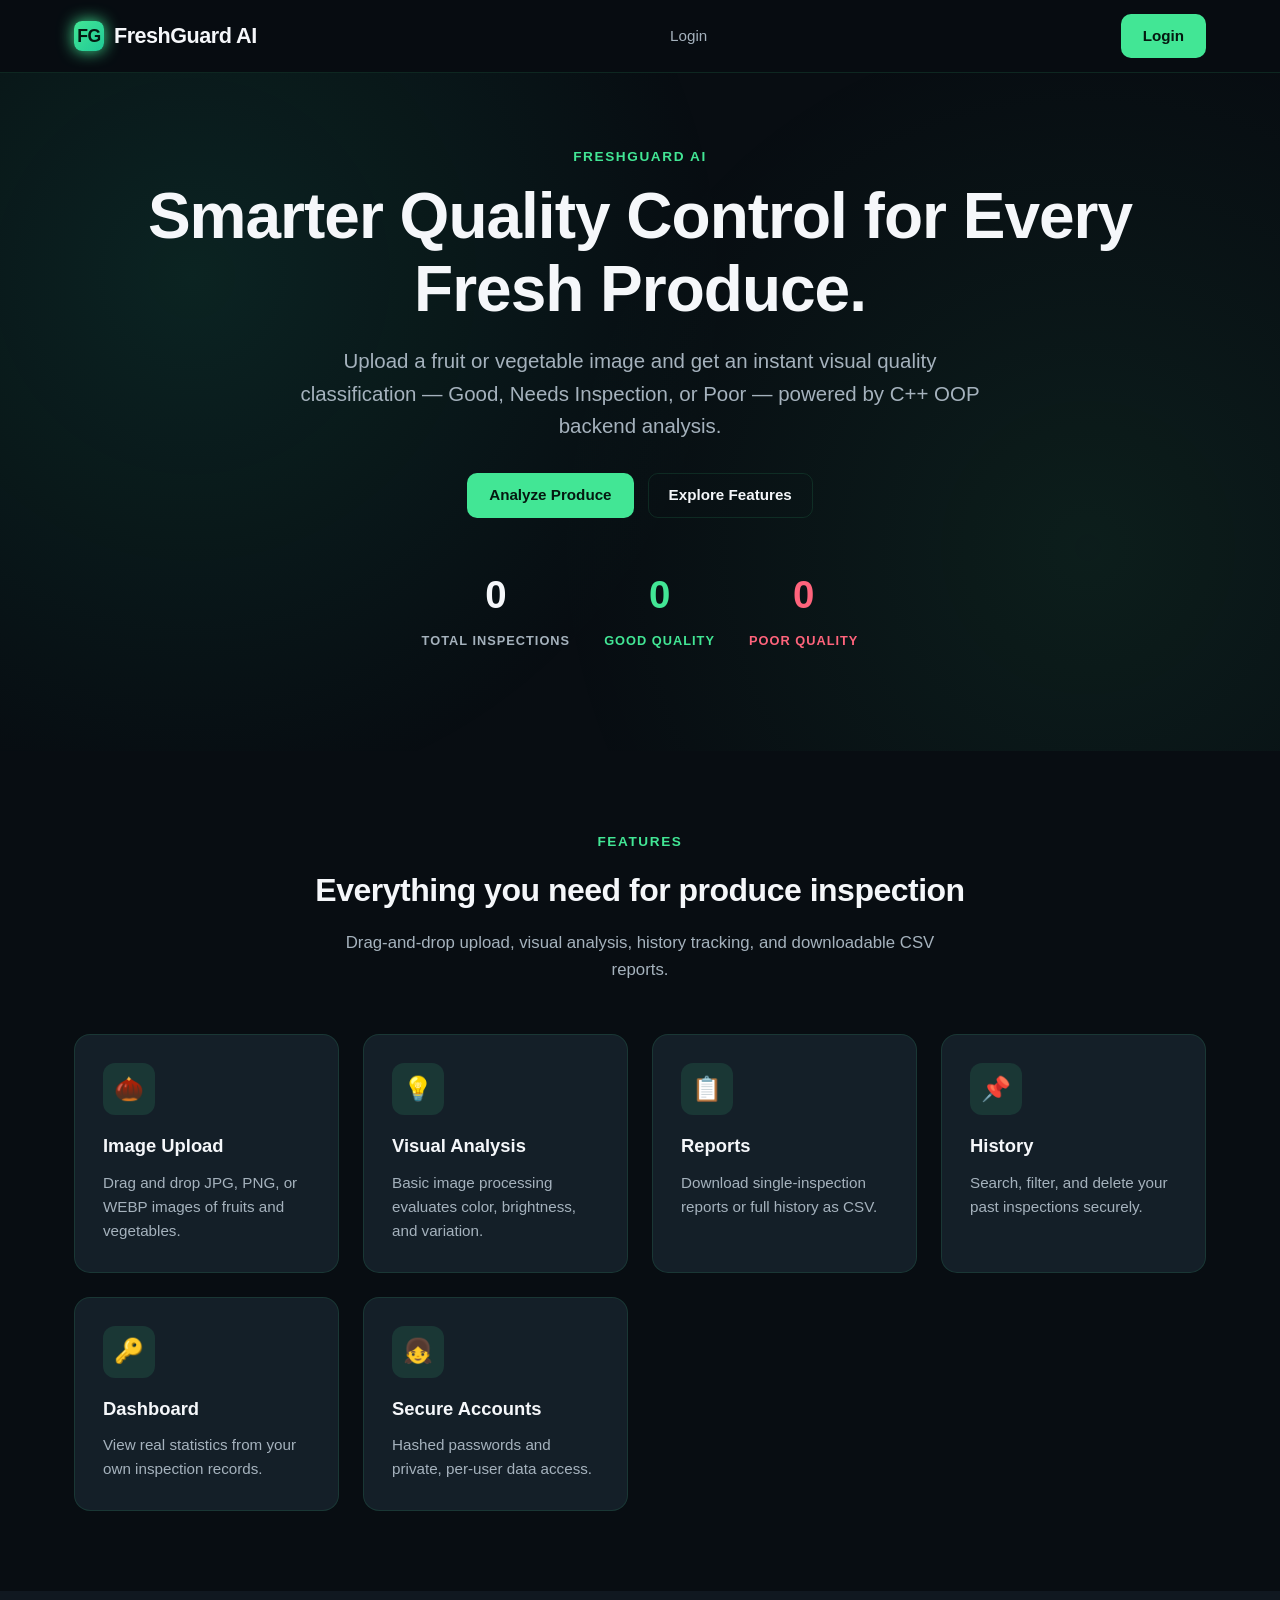
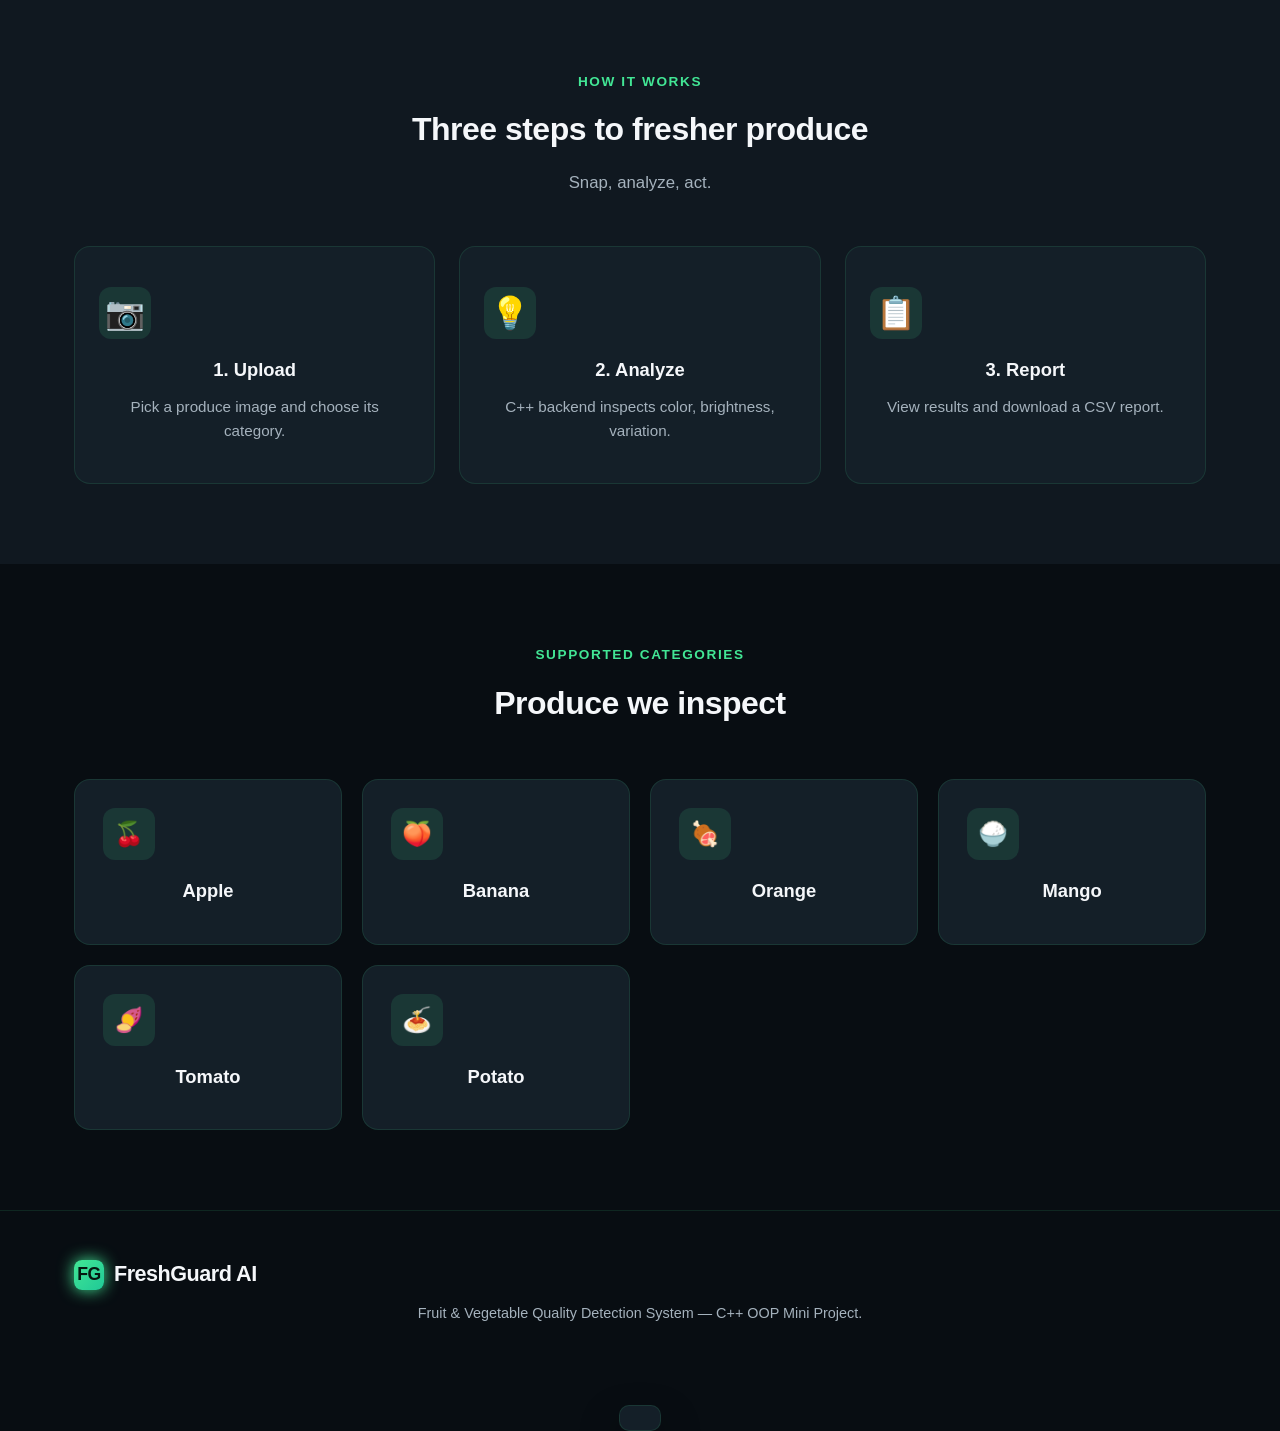
<file: FreshGuard-AI/frontend/index.html>
<!doctype html>
<html lang="en">
<head>
<meta charset="UTF-8" />
<meta name="viewport" content="width=device-width, initial-scale=1.0" />
<title>FreshGuard AI - Produce Quality Inspection</title>
<link rel="preconnect" href="https://fonts.googleapis.com" />
<link href="https://fonts.googleapis.com/css2?family=Inter:wght@400;500;600;700;800&display=swap" rel="stylesheet" />
<link rel="stylesheet" href="style.css" />
<link rel="stylesheet" href="animations.css" />
<script src="main.js" defer></script>
</head>
<body class="page page-transition">
<div id="toast" class="toast"></div>

<header class="site-header">
  <div class="container navbar">
    <a class="brand" href="index.html"><div class="mark">FG</div><span>FreshGuard AI</span></a>
    <nav class="nav-links">
      <a href="index.html" class="guest-only auth-only">Home</a>
      <a href="#features" class="guest-only auth-only">Features</a>
      <a href="#how-it-works" class="guest-only auth-only">How It Works</a>
      <a href="about.html" class="guest-only auth-only">About</a>
      <a href="dashboard.html" class="auth-only">Dashboard</a>
      <a href="history.html" class="auth-only">History</a>
      <a href="login.html" class="guest-only">Login</a>
    </nav>
    <div class="nav-actions">
      <a href="dashboard.html" class="btn btn-ghost auth-only">Dashboard</a>
      <a href="upload.html" class="btn btn-primary auth-only">Analyze Produce</a>
      <a href="login.html" class="btn btn-primary guest-only">Login</a>
      <button id="logout-btn" class="btn btn-primary auth-only" style="display:none">Logout</button>
      <button class="menu-toggle" aria-label="Toggle menu">&#9776;</button>
    </div>
  </div>
</header>

<section class="hero">
  <div class="hero-bg"></div>
  <div class="container">
    <span class="eyebrow" style="display:inline-block;margin-bottom:12px;color:var(--primary);font-weight:800;letter-spacing:1.6px;text-transform:uppercase;font-size:0.85rem">FreshGuard AI</span>
    <h1 class="fade-in">Smarter Quality Control for Every Fresh Produce.</h1>
    <p class="lead fade-in delay-1">Upload a fruit or vegetable image and get an instant visual quality classification &#8212; Good, Needs Inspection, or Poor &#8212; powered by C++ OOP backend analysis.</p>
    <div class="hero-actions fade-in delay-2">
      <a href="upload.html" class="btn btn-primary">Analyze Produce</a>
      <a href="#features" class="btn btn-ghost">Explore Features</a>
    </div>
    <div class="stats-row" style="margin-top:46px;display:flex;justify-content:center;gap:34px;flex-wrap:wrap">
      <div class="stat-card fade-in">
        <div class="big counter" id="stat-total">0</div>
        <div class="tag">Total Inspections</div>
      </div>
      <div class="stat-card fade-in delay-1">
        <div class="big counter" style="color:var(--primary)" id="stat-good">0</div>
        <div class="tag good">Good Quality</div>
      </div>
      <div class="stat-card fade-in delay-2">
        <div class="big counter" style="color:var(--error)" id="stat-poor">0</div>
        <div class="tag poor">Poor Quality</div>
      </div>
    </div>
  </div>
</section>

<section id="features" class="section">
  <div class="container">
    <div class="section-header">
      <span class="eyebrow">Features</span>
      <h2>Everything you need for produce inspection</h2>
      <p>Drag-and-drop upload, visual analysis, history tracking, and downloadable CSV reports.</p>
    </div>
    <div class="grid-3">
      <div class="card lift">
        <div class="card-icon">&#127792;</div>
        <h3>Image Upload</h3>
        <p>Drag and drop JPG, PNG, or WEBP images of fruits and vegetables.</p>
      </div>
      <div class="card lift">
        <div class="card-icon">&#128161;</div>
        <h3>Visual Analysis</h3>
        <p>Basic image processing evaluates color, brightness, and variation.</p>
      </div>
      <div class="card lift">
        <div class="card-icon">&#128203;</div>
        <h3>Reports</h3>
        <p>Download single-inspection reports or full history as CSV.</p>
      </div>
      <div class="card lift">
        <div class="card-icon">&#128204;</div>
        <h3>History</h3>
        <p>Search, filter, and delete your past inspections securely.</p>
      </div>
      <div class="card lift">
        <div class="card-icon">&#128273;</div>
        <h3>Dashboard</h3>
        <p>View real statistics from your own inspection records.</p>
      </div>
      <div class="card lift">
        <div class="card-icon">&#128103;</div>
        <h3>Secure Accounts</h3>
        <p>Hashed passwords and private, per-user data access.</p>
      </div>
    </div>
  </div>
</section>

<section id="how-it-works" class="section" style="background:var(--bg-secondary)">
  <div class="container">
    <div class="section-header">
      <span class="eyebrow">How It Works</span>
      <h2>Three steps to fresher produce</h2>
      <p>Snap, analyze, act.</p>
    </div>
    <div class="grid-3" style="text-align:center">
      <div class="card lift" style="padding:40px 24px">
        <div class="card-icon" style="font-size:2rem">&#128247;</div>
        <h3 style="margin-bottom:10px">1. Upload</h3>
        <p style="color:var(--text-muted);font-size:0.95rem">Pick a produce image and choose its category.</p>
      </div>
      <div class="card lift" style="padding:40px 24px">
        <div class="card-icon" style="font-size:2rem">&#128161;</div>
        <h3 style="margin-bottom:10px">2. Analyze</h3>
        <p style="color:var(--text-muted);font-size:0.95rem">C++ backend inspects color, brightness, variation.</p>
      </div>
      <div class="card lift" style="padding:40px 24px">
        <div class="card-icon" style="font-size:2rem">&#128203;</div>
        <h3 style="margin-bottom:10px">3. Report</h3>
        <p style="color:var(--text-muted);font-size:0.95rem">View results and download a CSV report.</p>
      </div>
    </div>
  </div>
</section>

<section class="section">
  <div class="container">
    <div class="section-header">
      <span class="eyebrow">Supported Categories</span>
      <h2>Produce we inspect</h2>
    </div>
    <div class="grid-4">
      <div class="card lift" style="text-align:center"><div class="card-icon">&#127826;</div><h3>Apple</h3></div>
      <div class="card lift" style="text-align:center"><div class="card-icon">&#127825;</div><h3>Banana</h3></div>
      <div class="card lift" style="text-align:center"><div class="card-icon">&#127830;</div><h3>Orange</h3></div>
      <div class="card lift" style="text-align:center"><div class="card-icon">&#127834;</div><h3>Mango</h3></div>
      <div class="card lift" style="text-align:center"><div class="card-icon">&#127840;</div><h3>Tomato</h3></div>
      <div class="card lift" style="text-align:center"><div class="card-icon">&#127837;</div><h3>Potato</h3></div>
    </div>
  </div>
</section>

<footer>
  <div class="container">
    <div class="brand" style="margin-bottom:10px"><div class="mark">FG</div><span>FreshGuard AI</span></div>
    <p>Fruit &amp; Vegetable Quality Detection System &#8212; C++ OOP Mini Project.</p>
  </div>
</footer>
</body>
</html>
</file>
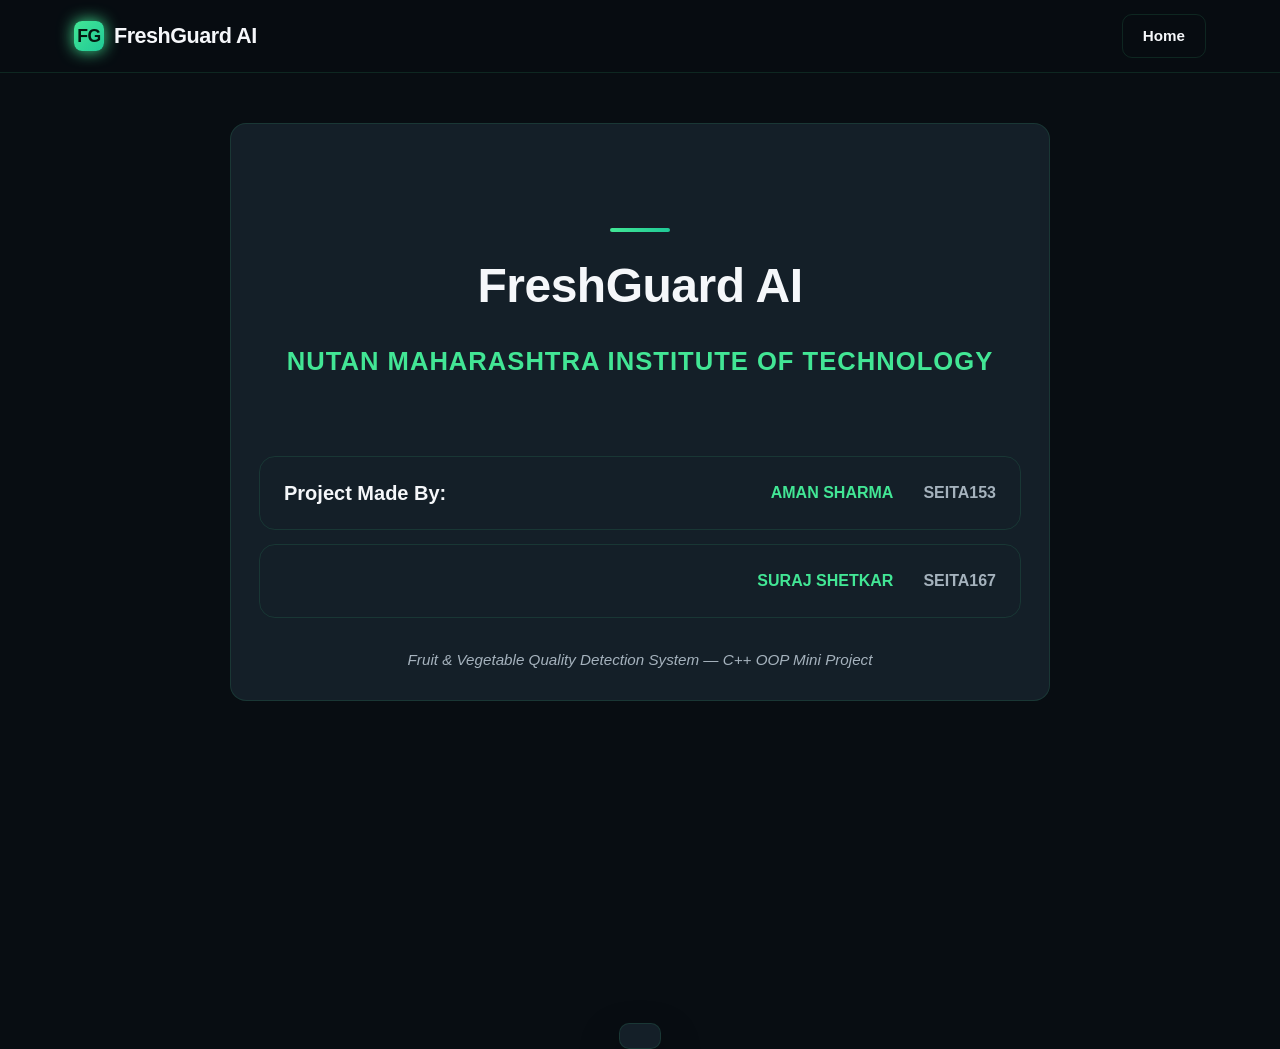
<file: FreshGuard-AI/frontend/about.html>
<!doctype html>
<html lang="en">
<head>
<meta charset="UTF-8" />
<meta name="viewport" content="width=device-width, initial-scale=1.0" />
<title>About - FreshGuard AI</title>
<link rel="preconnect" href="https://fonts.googleapis.com" />
<link href="https://fonts.googleapis.com/css2?family=Inter:wght@400;500;600;700;800&display=swap" rel="stylesheet" />
<link rel="stylesheet" href="style.css" />
<link rel="stylesheet" href="animations.css" />
<script src="main.js" defer></script>
<style>
.about-hero { text-align:center; padding:60px 0 40px; }
.about-hero h1 { font-size:clamp(2rem,4vw,3rem); margin-bottom:16px; font-weight:800; letter-spacing:-0.5px; }
.about-college { font-size:1.6rem; font-weight:800; color:var(--primary); margin-bottom:8px; letter-spacing:1px; }
.about-divider { width:60px; height:4px; background:linear-gradient(90deg,var(--primary),var(--accent)); margin:16px auto; border-radius:2px; }
.about-authors { margin-top:26px; }
.author-card { display:flex; align-items:center; gap:20px; background:var(--card-secondary); border:1px solid var(--border); border-radius:var(--radius); padding:20px 24px; margin-bottom:14px; }
.author-name { font-size:1.25rem; font-weight:800; color:var(--text); flex:1; }
.author-roll { font-size:1rem; color:var(--text-muted); margin-left:10px; font-weight:600; }
.note-text { text-align:center; color:var(--text-muted); font-size:0.95rem; margin-top:30px; font-style:italic; }
</style>
</head>
<body class="page page-transition">
<div id="toast" class="toast"></div>

<header class="site-header">
    <div class="container navbar">
    <a class="brand" href="index.html"><div class="mark">FG</div><span>FreshGuard AI</span></a>
    <div class="nav-actions">
      <a href="index.html" class="btn btn-ghost">Home</a>
    </div>
  </div>
</header>

<section class="page" style="padding:50px 0 90px">
  <div class="container">
    <div class="card fade-in" style="max-width:820px;margin:0 auto">
      <div class="about-hero">
        <div class="about-divider"></div>
        <h1>FreshGuard AI</h1>
        <div class="about-college">NUTAN MAHARASHTRA INSTITUTE OF TECHNOLOGY</div>
      </div>

      <div class="about-authors fade-in delay-1">
        <div class="author-card">
          <span class="author-name">Project Made By:</span>
          <strong style="color:var(--primary)">AMAN SHARMA</strong>
          <span class="author-roll">SEITA153</span>
        </div>
        <div class="author-card">
          <span class="author-name">&nbsp;</span>
          <strong style="color:var(--primary)">SURAJ SHETKAR</strong>
          <span class="author-roll">SEITA167</span>
        </div>
      </div>

      <p class="note-text fade-in delay-2">Fruit &amp; Vegetable Quality Detection System &#8212; C++ OOP Mini Project</p>
    </div>
  </div>
</section>

</body>
</html>
</file>
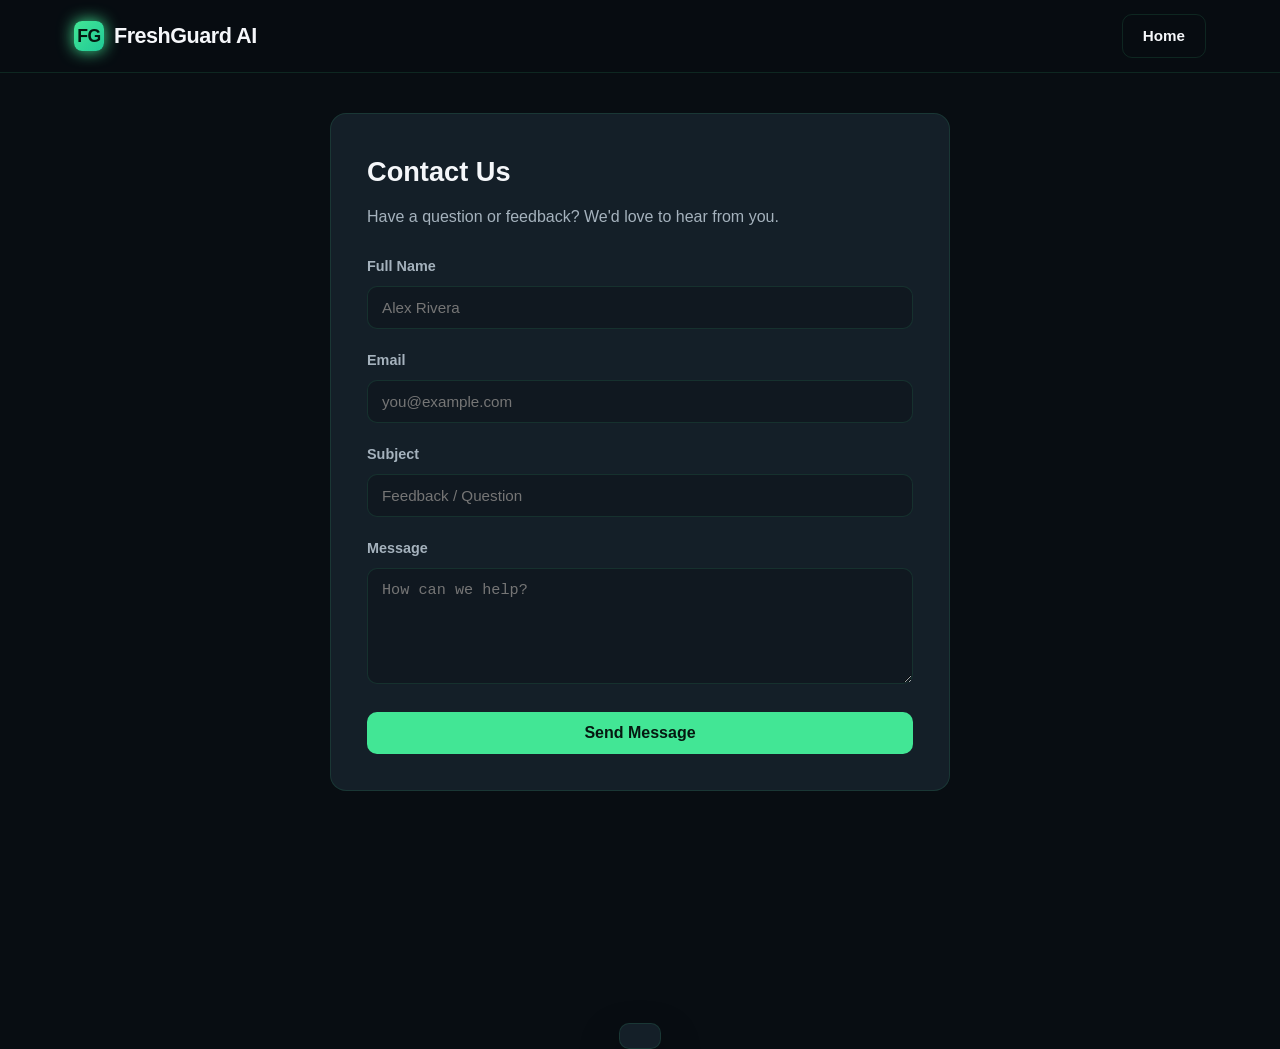
<file: FreshGuard-AI/frontend/contact.html>
<!doctype html>
<html lang="en">
<head>
<meta charset="UTF-8" />
<meta name="viewport" content="width=device-width, initial-scale=1.0" />
<title>Contact - FreshGuard AI</title>
<link rel="preconnect" href="https://fonts.googleapis.com" />
<link href="https://fonts.googleapis.com/css2?family=Inter:wght@400;500;600;700;800&display=swap" rel="stylesheet" />
<link rel="stylesheet" href="style.css" />
<link rel="stylesheet" href="animations.css" />
<script src="main.js" defer></script>
</head>
<body class="page page-transition">
<div id="toast" class="toast"></div>

<header class="site-header">
  <div class="container navbar">
    <a class="brand" href="index.html"><div class="mark">FG</div><span>FreshGuard AI</span></a>
    <div class="nav-actions">
      <a href="index.html" class="btn btn-ghost">Home</a>
    </div>
  </div>
</header>

<section class="page" style="padding:40px 0 90px">
  <div class="container">
    <div class="form-card" style="max-width:620px;margin:0 auto">
      <h1 style="font-size:1.7rem;margin-bottom:10px">Contact Us</h1>
      <p style="color:var(--text-muted);margin-bottom:26px">Have a question or feedback? We'd love to hear from you.</p>
      <form id="contactForm" novalidate>
        <div id="contact-error" class="field-error" style="display:none"></div>
        <div id="contact-success" style="color:var(--primary);font-weight:600;margin-bottom:14px;display:none"></div>
        <div class="form-group">
          <label>Full Name</label>
          <input type="text" name="name" placeholder="Alex Rivera" required />
        </div>
        <div class="form-group">
          <label>Email</label>
          <input type="email" name="email" placeholder="you@example.com" required />
        </div>
        <div class="form-group">
          <label>Subject</label>
          <input type="text" name="subject" placeholder="Feedback / Question" required />
        </div>
        <div class="form-group">
          <label>Message</label>
          <textarea name="message" rows="5" placeholder="How can we help?" required></textarea>
        </div>
        <button type="submit" class="btn btn-primary btn-full">Send Message</button>
      </form>
    </div>
  </div>
</section>

<script>
document.getElementById("contactForm").addEventListener("submit", async (e)=>{
  e.preventDefault();
  const fd = new FormData(e.target);
  const err = document.getElementById("contact-error");
  const success = document.getElementById("contact-success");
  err.style.display="none"; success.style.display="none";
  const res = await api("/api/contact", {
    method:"POST",
    headers:{"Content-Type":"application/json"},
    body: JSON.stringify({name:fd.get("name"), email:fd.get("email"), subject:fd.get("subject"), message:fd.get("message")})
  });
  if(res.ok){ success.textContent = "Message sent successfully!"; success.style.display="block"; e.target.reset(); }
  else { err.textContent = res.data.error||"Failed to send"; err.style.display="block"; }
});
</script>
</body>
</html>
</file>
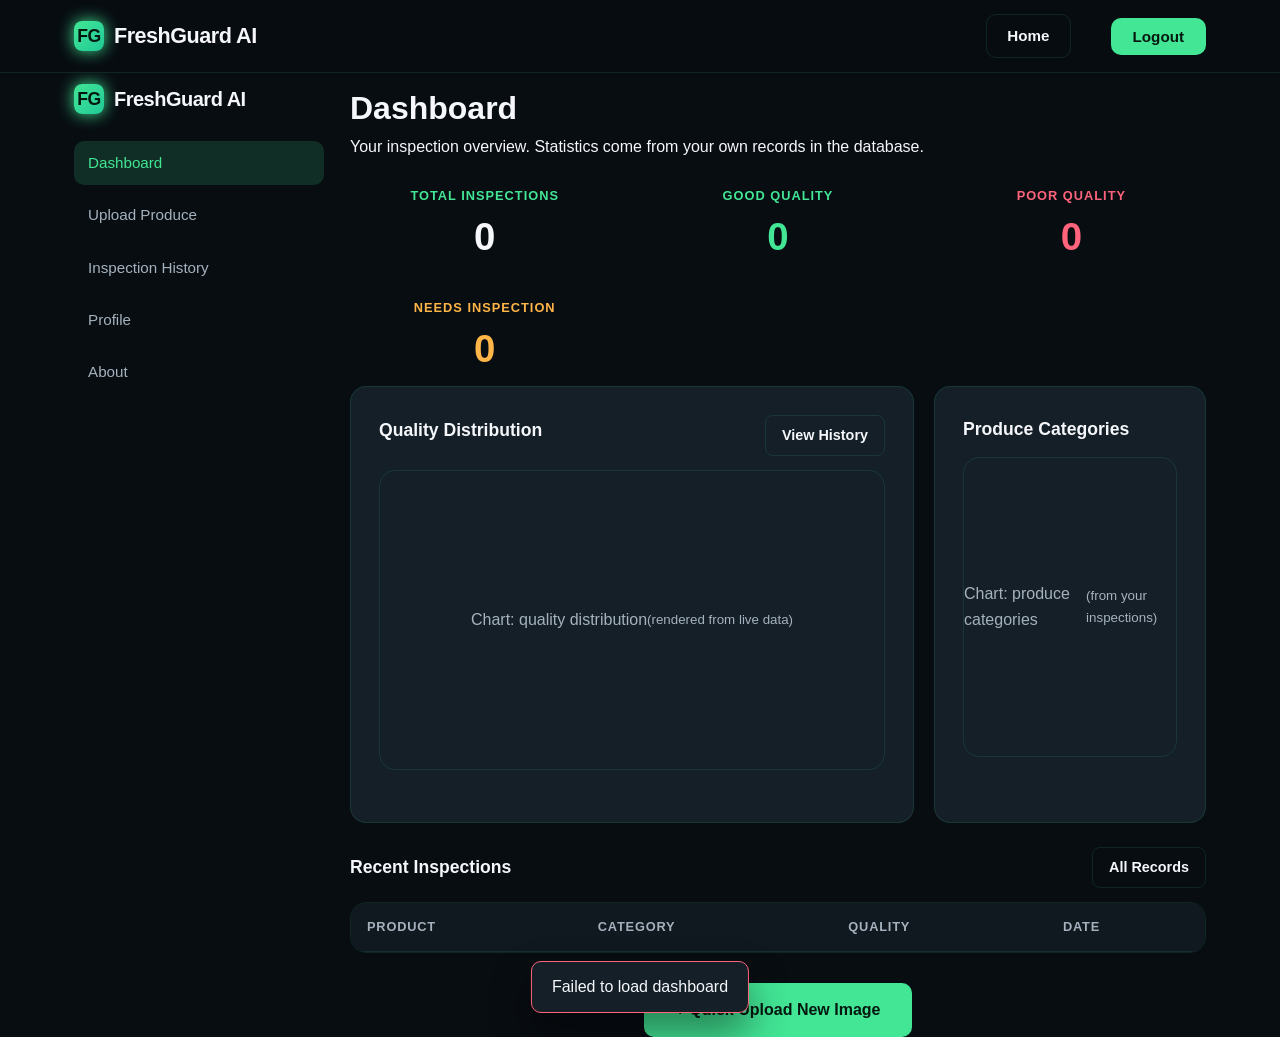
<file: FreshGuard-AI/frontend/dashboard.html>
<!doctype html>
<html lang="en">
<head>
<meta charset="UTF-8" />
<meta name="viewport" content="width=device-width, initial-scale=1.0" />
<title>Dashboard - FreshGuard AI</title>
<link rel="preconnect" href="https://fonts.googleapis.com" />
<link href="https://fonts.googleapis.com/css2?family=Inter:wght@400;500;600;700;800&display=swap" rel="stylesheet" />
<link rel="stylesheet" href="style.css" />
<link rel="stylesheet" href="animations.css" />
<script src="main.js" defer></script>
<script src="dashboard.js" defer></script>
</head>
<body class="page page-transition">
<div id="toast" class="toast"></div>

<header class="site-header">
  <div class="container navbar">
    <a class="brand" href="index.html"><div class="mark">FG</div><span>FreshGuard AI</span></a>
    <div class="nav-actions">
      <a href="index.html" class="btn btn-ghost">Home</a>
      <span class="user-name" style="color:var(--primary);font-weight:700;margin-right:12px"></span>
      <button id="logout-btn" class="btn btn-primary">Logout</button>
    </div>
  </div>
</header>

<div class="container" style="padding-top:10px">
  <div class="dashboard-shell">
    <aside class="sidebar">
      <div class="brand" style="font-size:1.25rem;margin-bottom:26px"><div class="mark">FG</div><span>FreshGuard AI</span></div>
      <nav style="display:flex;flex-direction:column;gap:8px">
        <a href="dashboard.html" class="sidebar-link active">Dashboard</a>
        <a href="upload.html" class="sidebar-link">Upload Produce</a>
        <a href="history.html" class="sidebar-link">Inspection History</a>
        <a href="profile.html" class="sidebar-link">Profile</a>
        <a href="about.html" class="sidebar-link">About</a>
      </nav>
    </aside>

    <main class="dashboard-content">
      <div class="dashboard-header fade-in">
        <h1>Dashboard</h1>
        <p>Your inspection overview. Statistics come from your own records in the database.</p>
      </div>

      <div class="grid-3 fade-in delay-1">
        <div class="stat-card stat-card">
          <div class="tag good">Total Inspections</div>
          <div class="big" id="stat-total">0</div>
        </div>
        <div class="stat-card stat-card">
          <div class="tag good">Good Quality</div>
          <div class="big" id="stat-good" style="color:var(--primary)">0</div>
        </div>
        <div class="stat-card stat-card">
          <div class="tag poor">Poor Quality</div>
          <div class="big" id="stat-poor" style="color:var(--error)">0</div>
        </div>
        <div class="stat-card stat-card">
          <div class="tag warn">Needs Inspection</div>
          <div class="big" id="stat-needs" style="color:var(--warning)">0</div>
        </div>
      </div>

      <div class="grid-3 fade-in delay-2" style="gap:20px">
        <div class="card" style="grid-column:span 2">
          <div style="display:flex;justify-content:space-between;align-items:center;margin-bottom:14px">
            <h3 style="font-size:1.1rem">Quality Distribution</h3>
            <a href="history.html" class="btn btn-outline">View History</a>
          </div>
          <div class="chart-card">Chart: quality distribution <br><small>(rendered from live data)</small></div>
        </div>
        <div class="card">
          <h3 style="font-size:1.1rem;margin-bottom:14px">Produce Categories</h3>
          <div class="chart-card">Chart: produce categories <br><small>(from your inspections)</small></div>
        </div>
      </div>

      <div class="fade-in delay-2" style="margin-top:24px">
        <div style="display:flex;justify-content:space-between;align-items:center;margin-bottom:14px">
          <h3 style="font-size:1.1rem">Recent Inspections</h3>
          <a href="history.html" class="btn btn-outline">All Records</a>
        </div>
        <div class="table-wrap" id="recent-table-wrap">
          <table>
            <thead><tr><th>Product</th><th>Category</th><th>Quality</th><th>Date</th></tr></thead>
            <tbody id="recent-rows"></tbody>
          </table>
        </div>
        <div class="empty-state" id="recent-empty" style="display:none">No inspections yet. Upload your first produce image.</div>
      </div>

      <div class="fade-in delay-2" style="margin-top:30px;text-align:center">
        <a href="upload.html" class="btn btn-primary" style="padding:14px 32px;font-size:1rem">+ Quick Upload New Image</a>
      </div>
    </main>
  </div>
</div>

<style>
.dashboard-shell { display:flex; gap:26px; align-items:flex-start; }
.sidebar { width:250px; flex-shrink:0; }
.dashboard-content { flex:1; }
.sidebar-link { padding:10px 14px; border-radius:10px; color:var(--text-muted); font-size:0.95rem; display:block; transition:all 0.25s }
.sidebar-link:hover { background:var(--card-hover); color:var(--text) }
.sidebar-link.active { background:rgba(66,230,149,0.15); color:var(--primary) }
.dashboard-header { margin-bottom:26px }
@media (max-width:900px) {
  .dashboard-shell { flex-direction:column }
  .sidebar { width:100%; border-bottom:1px solid var(--border); padding-bottom:20px }
  .sidebar nav { flex-direction:row; overflow-x:auto; gap:12px; padding-bottom:10px }
}
</style>
</body>
</html>
</file>
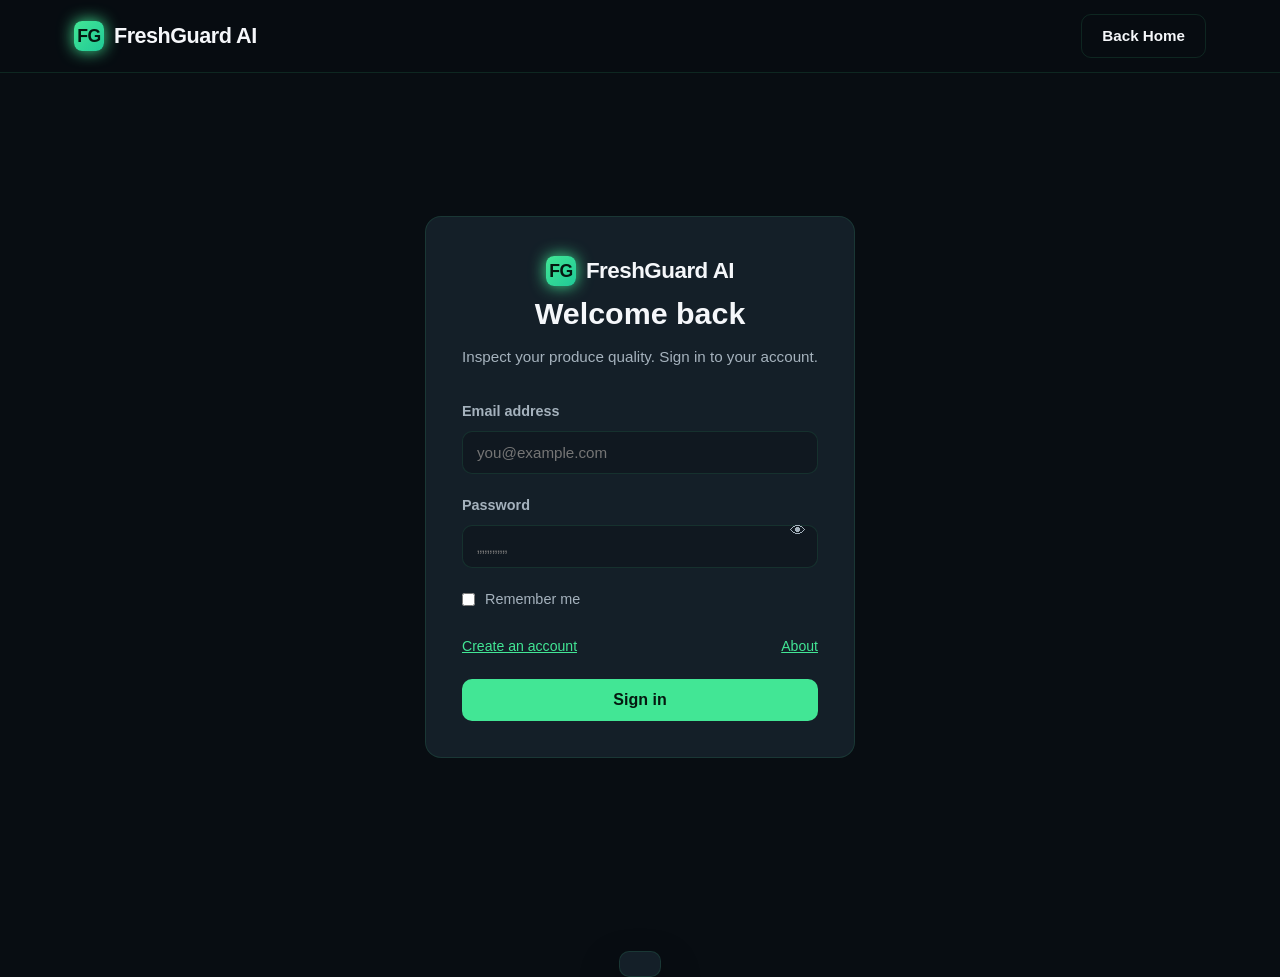
<file: FreshGuard-AI/frontend/history.html>
<!doctype html>
<html lang="en">
<head>
<meta charset="UTF-8" />
<meta name="viewport" content="width=device-width, initial-scale=1.0" />
<title>Inspection History - FreshGuard AI</title>
<link rel="preconnect" href="https://fonts.googleapis.com" />
<link href="https://fonts.googleapis.com/css2?family=Inter:wght@400;500;600;700;800&display=swap" rel="stylesheet" />
<link rel="stylesheet" href="style.css" />
<link rel="stylesheet" href="animations.css" />
<script src="main.js" defer></script>
<script src="history.js" defer></script>
</head>
<body class="page page-transition">
<div id="toast" class="toast"></div>

<header class="site-header">
  <div class="container navbar">
    <a class="brand" href="index.html"><div class="mark">FG</div><span>FreshGuard AI</span></a>
    <div class="nav-actions">
      <a href="dashboard.html" class="btn btn-ghost">Dashboard</a>
      <a href="upload.html" class="btn btn-primary">Upload Produce</a>
      <button id="logout-btn" class="btn btn-primary">Logout</button>
    </div>
  </div>
</header>

<section class="page" style="padding:30px 0 80px">
  <div class="container">
    <h1 style="font-size:1.7rem;margin-bottom:10px">Inspection History</h1>
    <p style="color:var(--text-muted);margin-bottom:22px">Your records only. Search, filter, and export your inspections.</p>

    <div class="filter-bar fade-in">
      <input type="text" id="searchInput" placeholder="Search product&#8230;" />
      <select id="catFilter"><option value="">All Categories</option></select>
      <input type="date" id="dateFilter" />
      <button class="btn btn-outline" id="exportBtn">Export CSV</button>
    </div>

    <div class="table-wrap fade-in delay-1">
      <table>
        <thead>
          <tr>
            <th>ID</th><th>Date</th><th>Product</th><th>Category</th><th>Quality</th><th>Mode</th><th>Actions</th>
          </tr>
        </thead>
        <tbody id="historyRows"></tbody>
      </table>
    </div>
    <div class="empty-state" id="historyEmpty" style="display:none">No inspections found.</div>
  </div>
</section>

<style>
.actions-cell { display:flex; gap:8px; flex-wrap:wrap; }
.modal-overlay .modal table { width:100%; }
</style>

<!-- Delete confirmation modal -->
<div class="modal-overlay" id="deleteModal">
  <div class="modal">
    <button class="close" onclick="closeDeleteModal()">&times;</button>
    <h3 style="margin-bottom:12px">Delete Inspection?</h3>
    <p style="color:var(--text-muted);margin-bottom:18px">This cannot be undone.</p>
    <div class="btn-group" style="justify-content:flex-end;gap:10px">
      <button class="btn btn-ghost" onclick="closeDeleteModal()">Cancel</button>
      <button class="btn btn-danger" id="confirmDelete">Delete</button>
    </div>
  </div>
</div>

<script>
document.addEventListener("DOMContentLoaded", () => {
  const user = getAuthUser();
  if (!user) {
    location.href = "login.html";
    return;
  }

  let deleteTarget = null;
  function openDeleteModal(id){ deleteTarget=id; document.getElementById("deleteModal").classList.add("open"); }
  function closeDeleteModal(){ deleteTarget=null; document.getElementById("deleteModal").classList.remove("open"); }
  document.getElementById("confirmDelete").addEventListener("click", async ()=>{
    if(deleteTarget===null) return;
    const res = await api("/api/inspections/"+deleteTarget, { method:"DELETE" });
    closeDeleteModal();
    if(res.ok){ toast("Inspection deleted"); loadHistory(); }
    else toast(res.data.error || "Delete failed","error");
  });
});
</script>
</body>
</html>
</file>
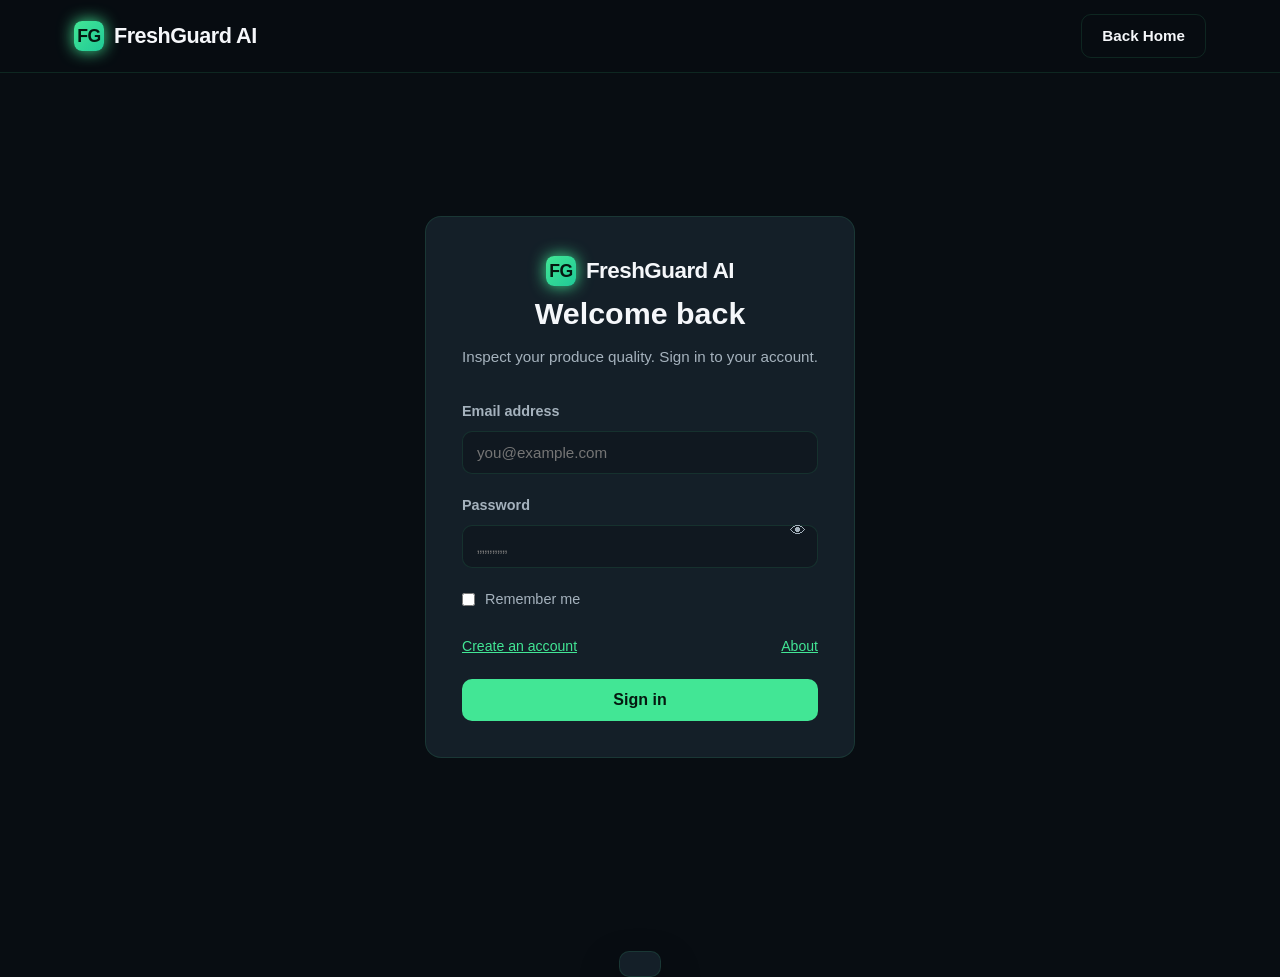
<file: FreshGuard-AI/frontend/login.html>
<!doctype html>
<html lang="en">
<head>
<meta charset="UTF-8" />
<meta name="viewport" content="width=device-width, initial-scale=1.0" />
<title>Login - FreshGuard AI</title>
<link rel="preconnect" href="https://fonts.googleapis.com" />
<link href="https://fonts.googleapis.com/css2?family=Inter:wght@400;500;600;700;800&display=swap" rel="stylesheet" />
<link rel="stylesheet" href="style.css" />
<link rel="stylesheet" href="animations.css" />
<script src="main.js" defer></script>
<script src="auth.js" defer></script>
</head>
<body class="page page-transition">
<div id="toast" class="toast"></div>

<header class="site-header">
  <div class="container navbar">
    <a class="brand" href="index.html"><div class="mark">FG</div><span>FreshGuard AI</span></a>
    <div class="nav-actions">
      <a href="index.html" class="btn btn-ghost guest-only">Back Home</a>
    </div>
  </div>
</header>

<section class="page" style="min-height:calc(100vh - 72px);display:flex;align-items:center;justify-content:center;padding:24px">
  <div class="form-card page-transition">
    <div class="form-header">
      <div class="brand" style="justify-content:center"><div class="mark">FG</div><span style="font-size:1.4rem">FreshGuard AI</span></div>
      <h1>Welcome back</h1>
      <p>Inspect your produce quality. Sign in to your account.</p>
    </div>
    <form id="loginForm" novalidate>
      <div id="login-error" class="field-error" style="display:none"></div>
      <div class="form-group">
        <label for="email">Email address</label>
        <input type="email" id="email" name="email" placeholder="you@example.com" required autocomplete="email" />
      </div>
      <div class="form-group" style="position:relative">
        <label for="password">Password</label>
        <input type="password" id="password" name="password" placeholder="&#8222;&#8222;&#8222;&#8222;&#8222;&#8222;" required autocomplete="current-password" />
        <button type="button" class="toggle-password" onclick="togglePassword('password')" aria-toggle="Show password">&#128065;</button>
      </div>
      <label class="remember"><input type="checkbox" name="remember" /> Remember me</label>
      <div class="link-row">
        <a href="signup.html">Create an account</a>
        <a href="about.html">About</a>
      </div>
      <button type="submit" class="btn btn-primary btn-full" data-label="Sign in">Sign in</button>
    </form>
  </div>
</section>
</body>
</html>
</file>
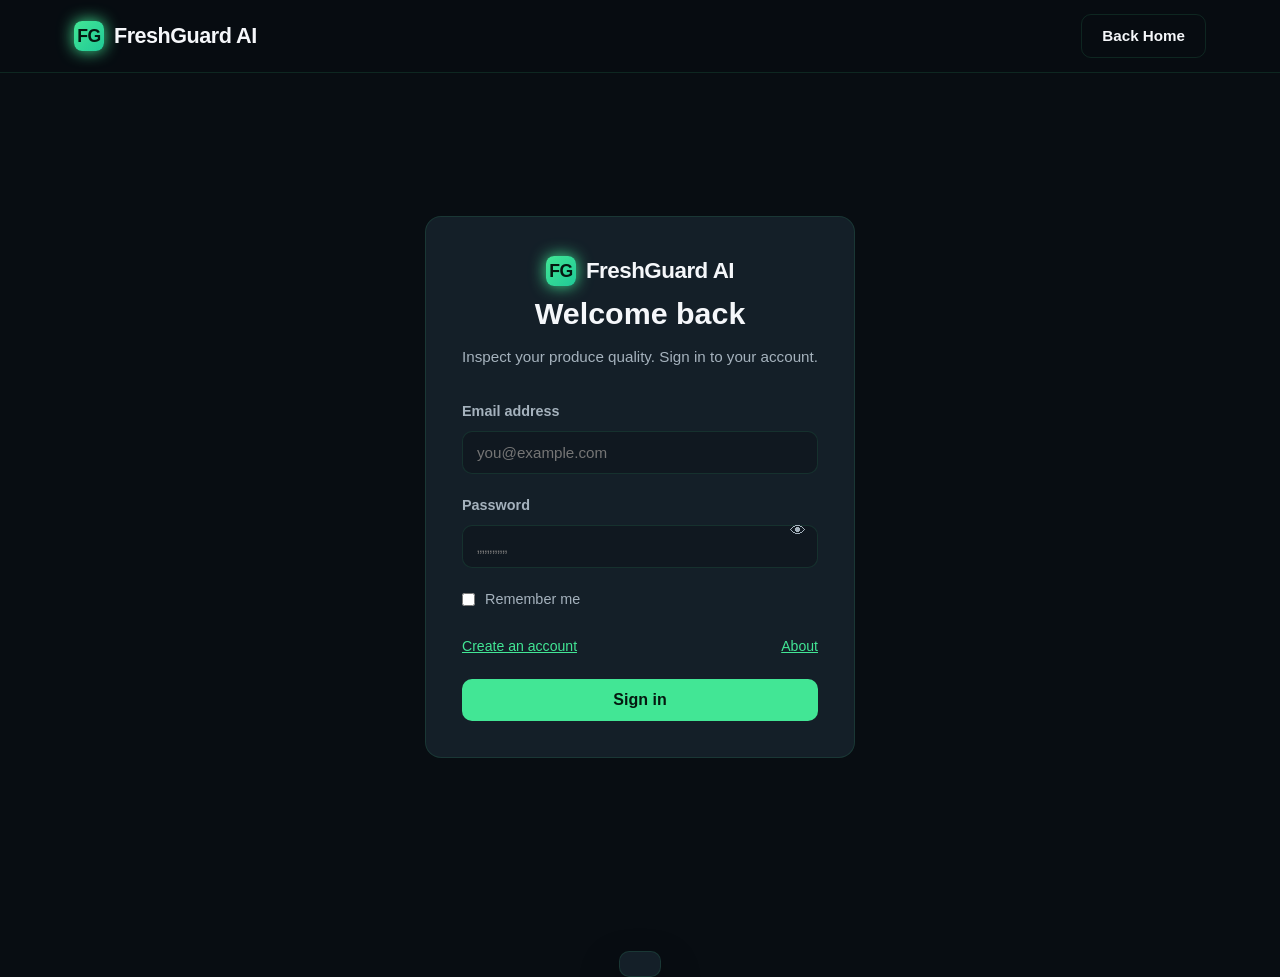
<file: FreshGuard-AI/frontend/profile.html>
<!doctype html>
<html lang="en">
<head>
<meta charset="UTF-8" />
<meta name="viewport" content="width=device-width, initial-scale=1.0" />
<title>Profile - FreshGuard AI</title>
<link rel="preconnect" href="https://fonts.googleapis.com" />
<link href="https://fonts.googleapis.com/css2?family=Inter:wght@400;500;600;700;800&display=swap" rel="stylesheet" />
<link rel="stylesheet" href="style.css" />
<link rel="stylesheet" href="animations.css" />
<script src="main.js" defer></script>
</head>
<body class="page page-transition">
<div id="toast" class="toast"></div>

<header class="site-header">
  <div class="container navbar">
    <a class="brand" href="index.html"><div class="mark">FG</div><span>FreshGuard AI</span></a>
    <div class="nav-actions">
      <a href="dashboard.html" class="btn btn-ghost">Dashboard</a>
      <button id="logout-btn" class="btn btn-primary">Logout</button>
    </div>
  </div>
</header>

<section class="page" style="padding:30px 0 80px">
  <div class="container">
    <div class="card profile-card page-transition" style="max-width:560px;margin:0 auto">
      <div style="text-align:center;margin-bottom:26px">
        <h1 style="font-size:2rem;margin-bottom:6px">My Profile</h1>
        <p style="color:var(--text-muted)">Your account details</p>
      </div>

      <div style="text-align:center;margin-bottom:26px">
        <div class="brand" style="justify-content:center"><div class="mark">FG</div><span style="font-size:1.5rem">FreshGuard AI</span></div>
      </div>

      <div id="profile-loading" class="loading" style="display:none">
        <div class="loader"></div><div>Loading profile&#8230;</div>
      </div>

      <div id="profile-content" style="display:none">
        <div class="profile-row fade-in">
          <span class="label">Full Name</span>
          <span id="profName">-</span>
        </div>
        <div class="profile-row fade-in delay-1">
          <span class="label">Email</span>
          <span id="profEmail">-</span>
        </div>
        <div class="profile-row fade-in delay-2">
          <span class="label">Member Since</span>
          <span id="profSince">-</span>
        </div>
        <div class="profile-row fade-in delay-2">
          <span class="label">Account Status</span>
          <span style="color:var(--primary);font-weight:700">Active</span>
        </div>
      </div>

      <div id="profile-error" class="empty-state" style="display:none"></div>
    </div>
  </div>
</section>

<script>
document.addEventListener("DOMContentLoaded", () => {
  const user = getAuthUser();
  if (!user) {
    location.href = "login.html";
    return;
  }

  const loadingEl = document.getElementById("profile-loading");
  const contentEl = document.getElementById("profile-content");
  const errorEl = document.getElementById("profile-error");

  async function loadProfile(){
    loadingEl.style.display = "flex";
    contentEl.style.display = "none";
    errorEl.style.display = "none";

    const res = await api("/api/auth/me");
    loadingEl.style.display = "none";

    if(!res.ok){
      errorEl.textContent = res.data.error || "Failed to load profile";
      errorEl.style.display = "block";
      return;
    }

    const u = res.data.user;
    document.getElementById("profName").textContent = u.full_name || "-";
    document.getElementById("profEmail").textContent = u.email || "-";
    document.getElementById("profSince").textContent = new Date().toLocaleDateString();
    contentEl.style.display = "block";
  }

  loadProfile();

  const logoutBtn = document.getElementById("logout-btn");
  if (logoutBtn) {
    logoutBtn.addEventListener("click", async (e) => {
      e.preventDefault();
      await api("/api/auth/logout", { method: "POST" });
      clearAuth();
      location.href = "index.html";
    });
  }
});
</script>
</body>
</html>
</file>
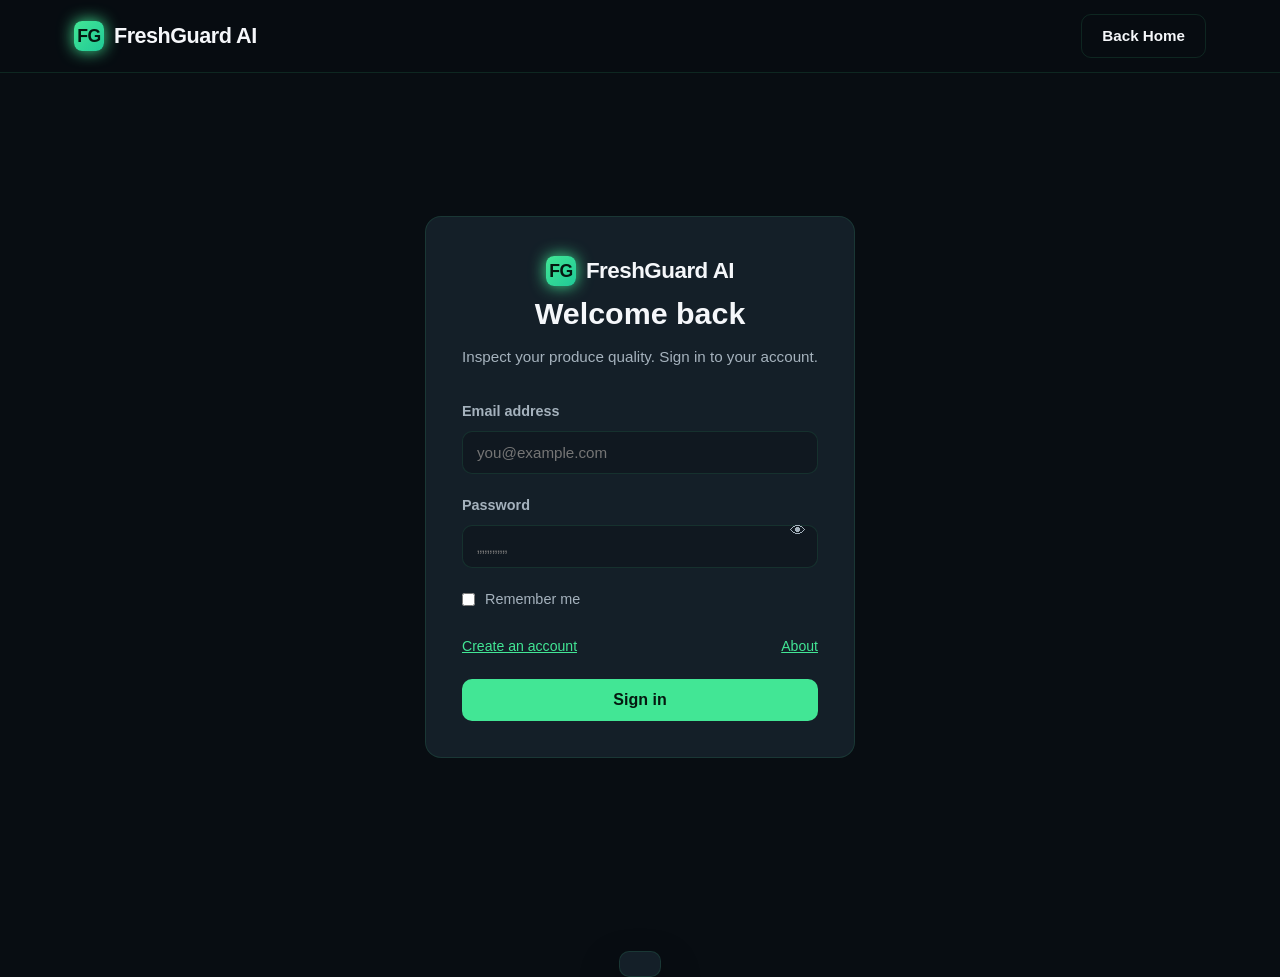
<file: FreshGuard-AI/frontend/result.html>
<!doctype html>
<html lang="en">
<head>
<meta charset="UTF-8" />
<meta name="viewport" content="width=device-width, initial-scale=1.0" />
<title>Inspection Result - FreshGuard AI</title>
<link rel="preconnect" href="https://fonts.googleapis.com" />
<link href="https://fonts.googleapis.com/css2?family=Inter:wght@400;500;600;700;800&display=swap" rel="stylesheet" />
<link rel="stylesheet" href="style.css" />
<link rel="stylesheet" href="animations.css" />
<script src="main.js" defer></script>
</head>
<body class="page page-transition">
<div id="toast" class="toast"></div>

<header class="site-header">
  <div class="container navbar">
    <a class="brand" href="index.html"><div class="mark">FG</div><span>FreshGuard AI</span></a>
    <div class="nav-actions">
      <a href="history.html" class="btn btn-ghost">View History</a>
      <button id="logout-btn" class="btn btn-primary">Logout</button>
    </div>
  </div>
</header>

<section class="page" style="padding:30px 0 80px">
  <div class="container">
    <div id="result-loading" class="loading" style="display:none">
      <div class="loader"></div><div>Analyzing image&#8230;</div>
    </div>

    <div id="result-content" style="display:none" class="result-panel">
      <div class="result-hero fade-in">
        <h2>Inspection Result</h2>
        <p style="color:var(--text-muted);margin-top:8px">Your produce quality analysis</p>
      </div>

      <div class="result-card card fade-in delay-1">
        <div class="result-image-wrap">
          <img id="resImage" alt="Uploaded produce" />
          <div id="resBadge" class="badge" style="position:absolute;top:16px;left:16px;z-index:2"></div>
        </div>
        <div id="resMode" style="font-size:0.8rem;color:var(--text-muted);margin-bottom:14px"></div>
        <div id="resLabel" class="result-label fade-in delay-2">&#8226;&#8226;&#8226;</div>
        <div class="result-meta">
          <strong>Inspection ID:</strong> <span id="resId">-</span> &nbsp;|&nbsp;
          <strong>Date:</strong> <span id="resDate">-</span> &nbsp;|&nbsp;
          <strong>Category:</strong> <span id="resCategory">-</span> &nbsp;|&nbsp;
          <strong>Product:</strong> <span id="resProduct">-</span>
        </div>

        <div class="result-section fade-in delay-2">
          <h3>Visible Characteristics</h3>
          <div class="features-list" id="resFeatures"></div>
        </div>

        <div class="result-section fade-in delay-2">
          <h3>Possible Visible Defects</h3>
          <div id="resDefects" class="defects">&#8226;&#8226;&#8226;</div>
        </div>

        <div class="result-section fade-in delay-2">
          <h3>Quality Summary</h3>
          <p id="resSummary" style="color:var(--text-muted)"></p>
          <p style="color:var(--text-muted);font-size:0.85rem;margin-top:10px"><strong>Note:</strong> Basic visual-analysis demonstration only. Not a guarantee of internal freshness or food safety.</p>
        </div>

        <div class="btn-group fade-in delay-2" style="margin-top:26px">
          <a href="upload.html" class="btn btn-primary">Analyze Another Image</a>
          <a href="history.html" class="btn btn-ghost">View History</a>
        </div>

        <div style="margin-top:14px" class="fade-in delay-2">
          <a id="resDownload" class="btn btn-outline" style="display:inline-flex;align-items:center;gap:8px">&#128193; Download Report</a>
        </div>
      </div>
    </div>

    <div id="result-error" class="empty-state" style="display:none"></div>
  </div>
</section>

<script>
document.addEventListener("DOMContentLoaded", () => {
  const user = getAuthUser();
  if (!user) {
    location.href = "login.html";
    return;
  }

  const params = new URLSearchParams(location.search);
  const id = params.get("id");
  const mode = params.get("mode") || "Basic Visual Analysis";

  const resModeEl = document.getElementById("resMode");
  if (resModeEl) resModeEl.textContent = "Analysis mode: " + mode + " • demonstration result";

  async function loadResult(){
    const loadingEl = document.getElementById("result-loading");
    const contentEl = document.getElementById("result-content");
    const errorEl = document.getElementById("result-error");

    if(!id){
      errorEl.textContent = "No inspection specified.";
      errorEl.style.display = "block";
      return;
    }
    loadingEl.style.display = "flex";
    contentEl.style.display = "none";
    errorEl.style.display = "none";

    const res = await api("/api/inspections/"+id);
    loadingEl.style.display = "none";
    if(!res.ok){
      errorEl.textContent = res.data.error || "Failed to load result";
      errorEl.style.display = "block";
      return;
    }
    const r = res.data;
    contentEl.style.display = "block";

    const imgEl = document.getElementById("resImage");
    imgEl.src = API + "/uploads/" + r.image_path;
    imgEl.onerror = ()=>{ imgEl.src = "https://via.placeholder.com/760x420?text=Image+not+available"; };

    const status = (r.quality_status||"").toLowerCase();
    const badge = document.getElementById("resBadge");
    badge.textContent = r.quality_status;
    badge.className = "badge " + qualityBadgeClass(r.quality_status);
    const label = document.getElementById("resLabel");
    label.textContent = r.quality_status;
    label.style.color = status==="good"?"var(--primary)":(status==="poor"?"var(--error)":"var(--warning)");

    document.getElementById("resId").textContent = r.id;
    document.getElementById("resDate").textContent = formatDate(r.created_at);
    document.getElementById("resCategory").textContent = r.category;
    document.getElementById("resProduct").textContent = r.product_name;

    const feats = (r.detected_features||"").split(",").filter(Boolean);
    const featBox = document.getElementById("resFeatures");
    featBox.innerHTML = feats.length? feats.map(f=>`<span class="feature-chip">&#128161; ${f}</span>`).join(""):`<span class="feature-chip">Basic visual features</span>`;

    const defectsBox = document.getElementById("resDefects");
    if(status==="good"){ defectsBox.textContent = "No obvious visible defects detected."; defectsBox.className="defects none"; }
    else if(status==="poor"){ defectsBox.textContent = "Visible signs of poor quality (discoloration, softness, blemishes)."; defectsBox.className="defects"; }
    else { defectsBox.textContent = "Some visible irregularities; closer inspection recommended."; defectsBox.className="defects"; }

    const summaries = { good:"The produce appears to be in good visible quality.", poor:"The produce shows visible signs of poor quality.", needs_inspection:"The produce should be inspected more closely before use." };
    document.getElementById("resSummary").textContent = summaries[status] || "Review the visual characteristics above.";

    document.getElementById("resDownload").href = API + "/api/reports/inspection/"+id;
  }
  loadResult();
});
</script>
</body>
</html>
</file>
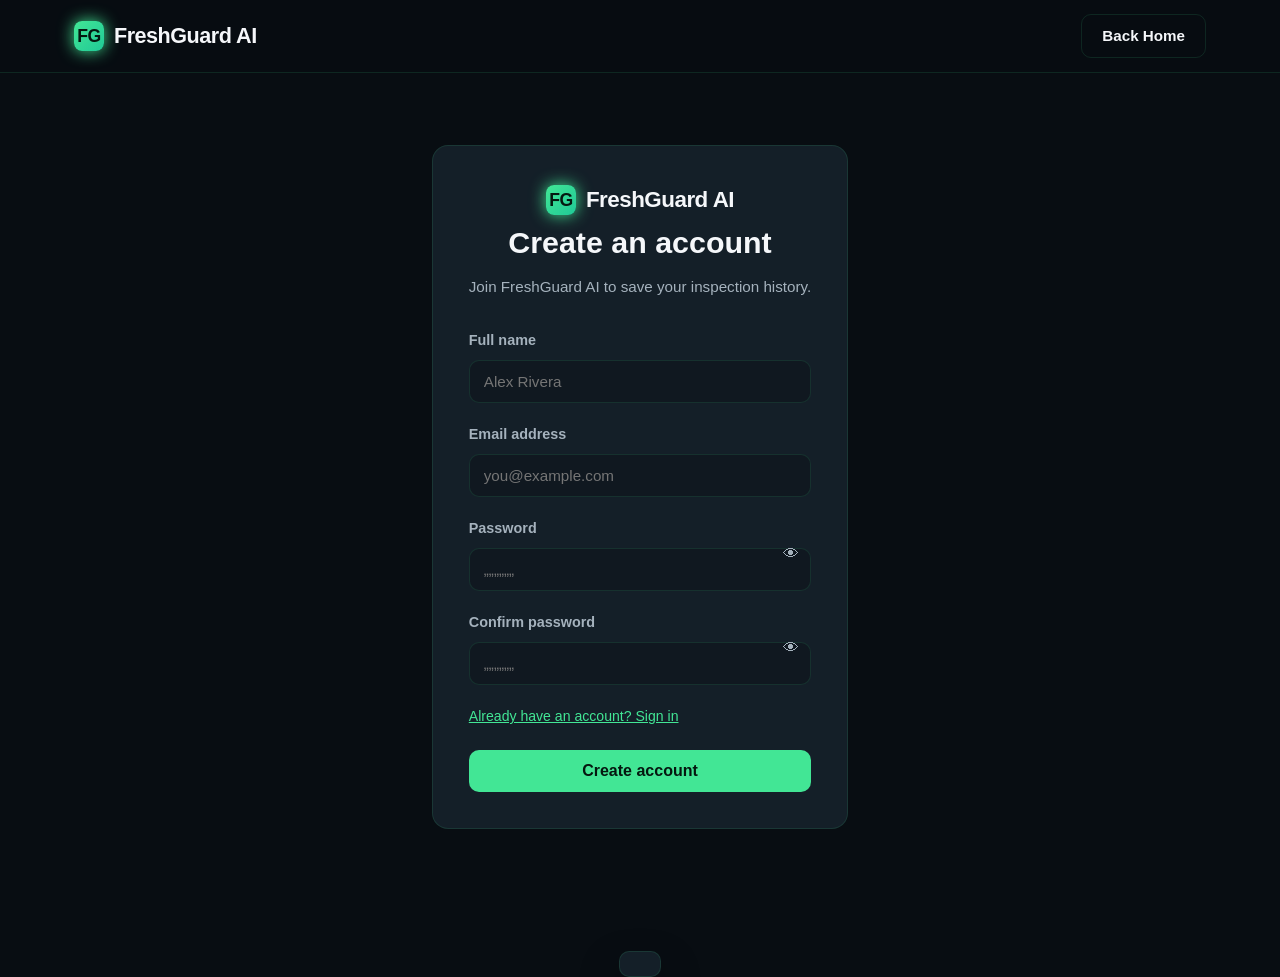
<file: FreshGuard-AI/frontend/signup.html>
<!doctype html>
<html lang="en">
<head>
<meta charset="UTF-8" />
<meta name="viewport" content="width=device-width, initial-scale=1.0" />
<title>Create Account - FreshGuard AI</title>
<link rel="preconnect" href="https://fonts.googleapis.com" />
<link href="https://fonts.googleapis.com/css2?family=Inter:wght@400;500;600;700;800&display=swap" rel="stylesheet" />
<link rel="stylesheet" href="style.css" />
<link rel="stylesheet" href="animations.css" />
<script src="main.js" defer></script>
<script src="auth.js" defer></script>
</head>
<body class="page page-transition">
<div id="toast" class="toast"></div>

<header class="site-header">
  <div class="container navbar">
    <a class="brand" href="index.html"><div class="mark">FG</div><span>FreshGuard AI</span></a>
    <div class="nav-actions">
      <a href="index.html" class="btn btn-ghost guest-only">Back Home</a>
    </div>
  </div>
</header>

<section class="page" style="min-height:calc(100vh - 72px);display:flex;align-items:center;justify-content:center;padding:24px">
  <div class="form-card page-transition" style="max-width:520px">
    <div class="form-header">
      <div class="brand" style="justify-content:center"><div class="mark">FG</div><span style="font-size:1.4rem">FreshGuard AI</span></div>
      <h1>Create an account</h1>
      <p>Join FreshGuard AI to save your inspection history.</p>
    </div>
    <form id="signupForm" novalidate>
      <div id="signup-error" class="field-error" style="display:none"></div>
      <div class="form-group">
        <label for="full_name">Full name</label>
        <input type="text" id="full_name" name="full_name" placeholder="Alex Rivera" required autocomplete="name" />
      </div>
      <div class="form-group">
        <label for="email">Email address</label>
        <input type="email" id="email" name="email" placeholder="you@example.com" required autocomplete="email" />
      </div>
      <div class="form-group" style="position:relative">
        <label for="password">Password</label>
        <input type="password" id="signup-password" name="password" placeholder="&#8222;&#8222;&#8222;&#8222;&#8222;&#8222;" required autocomplete="new-password" />
        <button type="button" class="toggle-password" onclick="togglePassword('signup-password')" aria-toggle="Show password">&#128065;</button>
        <span id="password-strength" class="field-hint" style="display:block"></span>
      </div>
      <div class="form-group" style="position:relative">
        <label for="confirm_password">Confirm password</label>
        <input type="password" id="confirm_password" name="confirm_password" placeholder="&#8222;&#8222;&#8222;&#8222;&#8222;&#8222;" required autocomplete="new-password" />
        <button type="button" class="toggle-password" onclick="togglePassword('confirm_password')" aria-toggle="Show password">&#128065;</button>
      </div>
      <div class="link-row">
        <a href="login.html">Already have an account? Sign in</a>
      </div>
      <button type="submit" class="btn btn-primary btn-full" data-label="Create account">Create account</button>
    </form>
  </div>
</section>
</body>
</html>
</file>
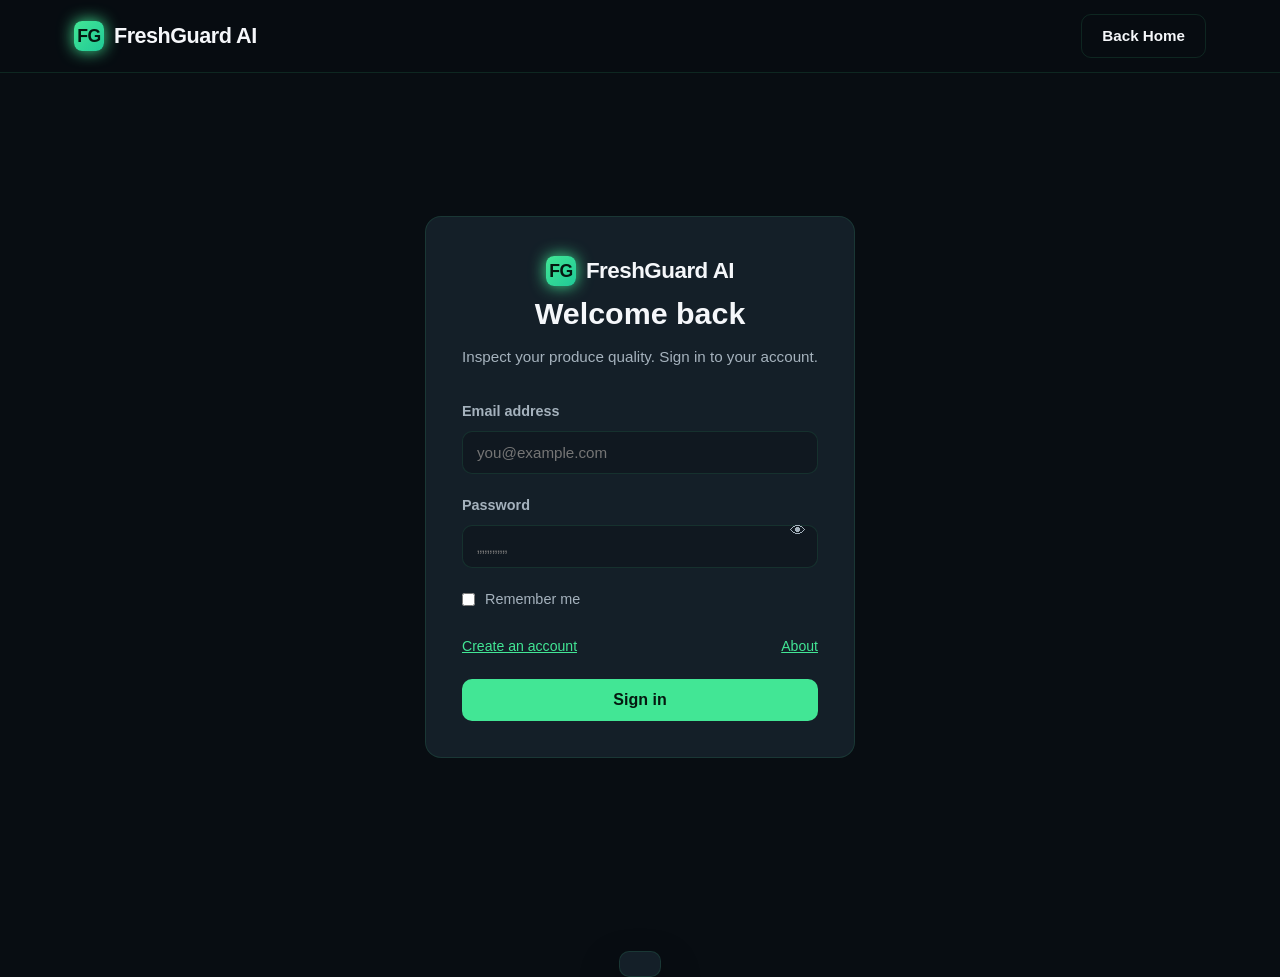
<file: FreshGuard-AI/frontend/upload.html>
<!doctype html>
<html lang="en">
<head>
<meta charset="UTF-8" />
<meta name="viewport" content="width=device-width, initial-scale=1.0" />
<title>Upload Produce - FreshGuard AI</title>
<link rel="preconnect" href="https://fonts.googleapis.com" />
<link href="https://fonts.googleapis.com/css2?family=Inter:wght@400;500;600;700;800&display=swap" rel="stylesheet" />
<link rel="stylesheet" href="style.css" />
<link rel="stylesheet" href="animations.css" />
<script src="main.js" defer></script>
<script src="upload.js" defer></script>
</head>
<body class="page page-transition">
<div id="toast" class="toast"></div>

<header class="site-header">
  <div class="container navbar">
    <a class="brand" href="index.html"><div class="mark">FG</div><span>FreshGuard AI</span></a>
    <div class="nav-actions">
      <a href="dashboard.html" class="btn btn-ghost">Dashboard</a>
      <button id="logout-btn" class="btn btn-primary">Logout</button>
    </div>
  </div>
</header>

<section class="page" style="padding:40px 0 80px">
  <div class="container">
    <div class="form-card" style="max-width:760px;margin:0 auto">
      <div style="margin-bottom:26px">
        <h1 style="font-size:1.7rem;margin-bottom:6px">Upload Produce Image</h1>
        <p style="color:var(--text-muted);font-size:0.95rem">JPG, JPEG, PNG, WEBP &#8226; Max 8 MB</p>
      </div>
      <form id="uploadForm" novalidate>
        <div id="upload-error" class="field-error" style="display:none"></div>

        <div class="form-group">
          <label>Produce Image</label>
          <div class="drop-zone" id="dropZone">
            <div class="icon">&#128247;</div>
            <p>Drag &amp; drop your produce image here</p>
            <p class="field-hint" style="margin-top:6px">or click to browse</p>
            <input type="file" id="fileInput" name="image" accept=".jpg,.jpeg,.png,.webp" required />
          </div>
          <div class="image-preview" id="preview">
            <div class="scan-border" style="display:inline-block">
              <img id="previewImg" alt="Preview" />
            </div>
            <div style="margin-top:12px">
              <button type="button" class="btn-remove" id="btnRemove">Remove</button>
              <button type="button" class="btn-replace" id="btnReplace">Replace</button>
            </div>
          </div>
        </div>

        <div class="form-group">
          <label>Product Name</label>
          <input type="text" name="product_name" placeholder="e.g. Green Apple" required />
        </div>

        <div class="form-group">
          <label>Category</label>
          <div class="category-grid" id="categoryGrid">
            <label class="category-option selected">
              <img src="https://cdn-icons-png.flaticon.com/512/716/716694.png" alt="Apple" />
              <input type="radio" name="category" value="Fruit" checked />
              <div>Fruit</div>
            </label>
            <label class="category-option">
              <img src="https://cdn-icons-png.flaticon.com/512/716/716694.png" alt="Vegetable" />
              <input type="radio" name="category" value="Vegetable" />
              <div>Vegetable</div>
            </label>
          </div>
        </div>

        <div class="form-group">
          <label>Batch Number (optional)</label>
          <input type="text" name="batch_number" placeholder="e.g. BATCH-001" />
        </div>
        <div class="form-group">
          <label>Inspection Location (optional)</label>
          <input type="text" name="inspection_location" placeholder="e.g. Warehouse A" />
        </div>

        <button type="submit" class="btn btn-primary btn-full pulse" id="analyzeBtn" data-label="Analyze Image">Analyze Image</button>
      </form>
    </div>
  </div>
</section>

<script>
document.addEventListener("DOMContentLoaded", () => {
  const user = getAuthUser();
  if (!user) {
    location.href = "login.html";
  }
});
</script>
</body>
</html>
</file>
<file: FreshGuard-AI/frontend/style.css>
/* FreshGuard AI - Combined CSS */
:root {
  --bg: #080D12;
  --bg-secondary: #101820;
  --card: #141F28;
  --card-hover: #1B2A38;
  --primary: #42E695;
  --primary-dim: #2EBC6F;
  --accent: #20C997;
  --text: #F5F7FA;
  --text-muted: #A5B2BD;
  --warning: #FFB547;
  --error: #FF647C;
  --border: rgba(66, 230, 149, 0.12);
  --radius: 16px;
  --shadow: 0 20px 40px rgba(0,0,0,0.45);
  --transition: 0.35s ease;
}

* { box-sizing: border-box; margin: 0; padding: 0; }

html { scroll-behavior: smooth; }

body {
  margin: 0;
  background: var(--bg);
  color: var(--text);
  font-family: "Segoe UI", Roboto, Helvetica, Arial, "Apple Color Emoji", sans-serif;
  line-height: 1.6;
  min-height: 100vh;
}

a { color: inherit; text-decoration: none; }
img { max-width: 100%; display: block; }

@media (prefers-reduced-motion: reduce) {
  *, *::before, *::after { animation-duration: 0.01ms !important; transition-duration: 0.01ms !important; }
}

.page { min-height: 100vh; padding: 0; }

.container {
  width: 100%;
  max-width: 1180px;
  margin: 0 auto;
  padding: 0 24px;
}

/* Navigation */
.site-header {
  position: sticky;
  top: 0;
  z-index: 50;
  background: rgba(8, 13, 18, 0.8);
  backdrop-filter: blur(10px);
  border-bottom: 1px solid var(--border);
}

.navbar {
  display: flex;
  align-items: center;
  justify-content: space-between;
  height: 72px;
}

.brand {
  display: flex;
  align-items: center;
  gap: 10px;
  font-weight: 800;
  font-size: 1.35rem;
  letter-spacing: -0.5px;
  color: var(--text);
}

.brand .mark {
  width: 30px; height: 30px;
  background: linear-gradient(135deg, var(--primary), var(--accent));
  border-radius: 8px;
  display: grid; place-items: center;
  font-weight: 900; color: #051810; font-size: 1.1rem;
  box-shadow: 0 0 16px var(--primary);
}

.nav-links {
  display: flex;
  gap: 30px;
  align-items: center;
}

.nav-links a {
  color: var(--text-muted);
  font-size: 0.95rem;
  font-weight: 500;
  padding: 8px 0;
  position: relative;
  transition: color var(--transition);
}

.nav-links a::after {
  content: ""; position: absolute; bottom: 0; left: 0; width: 0%;
  height: 2px; background: var(--primary); transition: width var(--transition);
}

.nav-links a:hover { color: var(--text); }
.nav-links a:hover::after { width: 100%; }

.nav-actions { display: flex; gap: 14px; align-items: center; }

.btn {
  display: inline-flex;
  align-items: center;
  justify-content: center;
  gap: 8px;
  border: none;
  border-radius: 10px;
  font-weight: 700;
  cursor: pointer;
  transition: transform var(--transition), box-shadow var(--transition), opacity var(--transition);
  font-size: 0.95rem;
}

.btn:active { transform: scale(0.96); }

.btn-primary {
  background: var(--primary);
  color: #051810;
  padding: 10px 22px;
  box-shadow: 0 0 0 rgba(66,230,149,0);
}
.btn-primary:hover {
  background: #5AF0A3;
  box-shadow: 0 0 28px rgba(66,230,149,0.45);
}

.btn-ghost {
  background: transparent;
  color: var(--text);
  border: 1px solid var(--border);
  padding: 9px 20px;
}
.btn-ghost:hover {
  background: var(--card-hover);
  border-color: var(--primary);
  color: var(--primary);
}

.btn-outline {
  background: transparent;
  color: var(--text);
  border: 1px solid var(--border);
  padding: 8px 16px;
  border-radius: 8px;
  font-size: 0.9rem;
  cursor: pointer;
}
.btn-outline:hover { border-color: var(--primary); color: var(--primary); }

.btn-danger {
  background: transparent; color: var(--error);
  border: 1px solid var(--error);
  padding: 6px 14px; border-radius: 8px; font-size: 0.85rem; cursor: pointer;
}
.btn-danger:hover { background: var(--error); color: #fff; }

.menu-toggle {
  display: none;
  background: none; border: none; color: var(--text);
  font-size: 1.5rem; cursor: pointer;
}

/* Hero */
.hero {
  padding: 70px 0 100px;
  text-align: center;
  position: relative;
  overflow: hidden;
}

.hero-bg {
  position: absolute; inset: 0; z-index: -1;
  background:
    radial-gradient(circle at 15% 30%, rgba(32,201,151,0.12), transparent 45%),
    radial-gradient(circle at 85% 70%, rgba(66,230,149,0.08), transparent 45%);
}

.hero h1 {
  font-size: clamp(2.4rem, 5vw, 4rem);
  line-height: 1.15;
  margin-bottom: 18px;
  letter-spacing: -1px;
}

.hero p.lead {
  font-size: clamp(1.05rem, 1.6vw, 1.35rem);
  color: var(--text-muted);
  max-width: 700px;
  margin: 0 auto 30px;
}

.hero-actions { display: flex; gap: 14px; justify-content: center; flex-wrap: wrap; }

/* Animated stat counter */
.stat-wrap {
  display: inline-block;
  font-size: 2.6rem;
  font-weight: 800;
  color: var(--primary);
  font-variant-numeric: tabular-nums;
}

.stat-label {
  color: var(--text-muted);
  font-size: 0.95rem;
  margin-top: 6px;
}

/* Sections */
.section { padding: 80px 0; }
.section-header { text-align: center; margin-bottom: 50px; }
.section-header .eyebrow {
  color: var(--primary);
  font-size: 0.85rem;
  font-weight: 700;
  letter-spacing: 1.6px;
  text-transform: uppercase;
  margin-bottom: 12px;
  display: block;
}
.section-header h2 {
  font-size: clamp(1.9rem, 2.5vw, 2.6rem);
  margin-bottom: 14px;
  letter-spacing: -0.5px;
}
.section-header p { color: var(--text-muted); max-width: 640px; margin: 0 auto; font-size: 1.05rem; }

.grid-3 { display: grid; grid-template-columns: repeat(auto-fit, minmax(260px, 1fr)); gap: 24px; }
.grid-4 { display: grid; grid-template-columns: repeat(auto-fit, minmax(220px, 1fr)); gap: 20px; }

.card {
  background: var(--card);
  border: 1px solid var(--border);
  border-radius: var(--radius);
  padding: 28px;
  transition: transform var(--transition), border-color var(--transition), box-shadow var(--transition);
}

.card:hover {
  border-color: rgba(66,230,149,0.35);
  box-shadow: var(--shadow);
  transform: translateY(-4px);
}

.card-icon {
  width: 52px; height: 52px;
  border-radius: 12px;
  background: rgba(66,230,149,0.12);
  color: var(--primary);
  display: grid; place-items: center;
  font-size: 1.5rem;
  margin-bottom: 16px;
}

.card h3 { margin-bottom: 10px; font-size: 1.15rem; }
.card p { color: var(--text-muted); font-size: 0.95rem; margin-bottom: 0; }

.stat-card { text-align: center; }
.stat-card .big { font-size: 2.4rem; font-weight: 800; color: var(--text); margin-bottom: 6px; font-variant-numeric: tabular-nums; }
.stat-card .tag { font-size: 0.8rem; font-weight: 700; text-transform: uppercase; letter-spacing: 1px; color: var(--text-muted); }
.stat-card .tag.good { color: var(--primary); }
.stat-card .tag.poor { color: var(--error); }
.stat-card .tag.warn { color: var(--warning); }

.badge {
  display: inline-flex; align-items: center; gap: 6px;
  padding: 6px 14px; border-radius: 999px; font-size: 0.8rem; font-weight: 700;
}
.badge.good { background: rgba(66,230,149,0.15); color: var(--primary); border: 1px solid rgba(66,230,149,0.3); }
.badge.needs { background: rgba(255,181,71,0.15); color: var(--warning); border: 1px solid rgba(255,181,71,0.3); }
.badge.poor { background: rgba(255,100,124,0.15); color: var(--error); border: 1px solid rgba(255,100,124,0.3); }

.btn-group { display: flex; gap: 12px; flex-wrap: wrap; }

.form-card { background: var(--card); border: 1px solid var(--border); border-radius: var(--radius); padding: 36px; max-width: 440px; margin: 0 auto; }
.form-header { text-align: center; margin-bottom: 30px; }
.form-header h1 { font-size: 1.9rem; margin-bottom: 8px; }
.form-header p { color: var(--text-muted); font-size: 0.95rem; }

.form-group { margin-bottom: 20px; }
.form-group label { display: block; font-size: 0.9rem; font-weight: 600; color: var(--text-muted); margin-bottom: 8px; }
.form-group input {
  width: 100%; padding: 12px 14px; border-radius: 10px;
  border: 1px solid var(--border); background: var(--bg-secondary);
  color: var(--text); font-size: 0.95rem; transition: border-color var(--transition), box-shadow var(--transition);
}
.form-group input:focus { outline: none; border-color: var(--primary); box-shadow: 0 0 0 4px rgba(66,230,149,0.12); }
.form-group input.error { border-color: var(--error); }
.form-group textarea {
  width: 100%; padding: 12px 14px; border-radius: 10px;
  border: 1px solid var(--border); background: var(--bg-secondary);
  color: var(--text); font-size: 0.95rem; transition: border-color var(--transition), box-shadow var(--transition);
}
.form-group textarea:focus { outline: none; border-color: var(--primary); box-shadow: 0 0 0 4px rgba(66,230,149,0.12); }

.field-hint { font-size: 0.8rem; color: var(--text-muted); margin-top: 6px; }
.field-error { font-size: 0.8rem; color: var(--error); margin-top: 6px; display: block; }

.toggle-password {
  position: absolute; right: 12px; top: 50%; transform: translateY(-50%);
  background: none; border: none; color: var(--text-muted); cursor: pointer; font-size: 1rem;
}
.toggle-password:hover { color: var(--primary); }

.remember {
  display: flex; align-items: center; gap: 10px; margin-bottom: 24px;
  font-size: 0.9rem; color: var(--text-muted);
}
.remember input { width: auto; }

.link-row { display: flex; justify-content: space-between; font-size: 0.88rem; color: var(--text-muted); margin-bottom: 22px; }
.link-row a { color: var(--primary); text-decoration: underline; font-size: 0.88rem; }
.link-row a:hover { color: #5AF0A3; }

.btn-full { width: 100%; padding: 12px; font-size: 1rem; }

.toast {
  position: fixed; bottom: 24px; left: 50%; transform: translateX(-50%) translateY(100px);
  background: var(--card); border: 1px solid var(--border); color: var(--text);
  padding: 12px 20px; border-radius: 10px; box-shadow: var(--shadow);
  display: flex; align-items: center; gap: 10px; z-index: 100;
  transition: transform 0.35s ease;
}
.toast.show { transform: translateX(-50%) translateY(0); }
.toast.error { border-color: var(--error); }

.modal-overlay {
  position: fixed; inset: 0; background: rgba(0,0,0,0.55);
  display: none; align-items: center; justify-content: center; z-index: 200;
  backdrop-filter: blur(4px);
}
.modal-overlay.open { display: flex; }
.modal {
  background: var(--card); border: 1px solid var(--border);
  border-radius: var(--radius); width: min(460px, 92vw);
  max-height: 85vh; overflow-y: auto; padding: 28px;
  position: relative; animation: slideUp 0.4s ease;
}
.modal .close {
  position: absolute; top: 14px; right: 16px; background: none; border: none;
  color: var(--text-muted); font-size: 1.5rem; cursor: pointer;
}
.modal .close:hover { color: var(--text); }

.drop-zone {
  border: 2px dashed var(--border); border-radius: var(--radius);
  padding: 56px 28px; text-align: center;
  background: rgba(20,31,40,0.4); transition: all var(--transition);
  cursor: pointer; position: relative;
}
.drop-zone.drag-over {
  border-color: var(--primary);
  background: rgba(66,230,149,0.15);
  transform: scale(1.02);
}
.drop-zone .icon { font-size: 2.6rem; margin-bottom: 14px; opacity: 0.7; }
.drop-zone p { color: var(--text-muted); margin-bottom: 14px; }
.drop-zone input[type=file] { display: none; }

.image-preview { margin-top: 18px; text-align: center; display: none; }
.image-preview img { max-width: 320px; max-height: 320px; border-radius: 12px; border: 1px solid var(--border); box-shadow: var(--shadow); }
.scan-border {
  position: relative; display: inline-block;
}
.scan-border::after {
  content: ""; position: absolute; inset: -6px; border-radius: 18px;
  border: 2px solid transparent;
  border-top: 2px solid var(--primary); border-left: 2px solid var(--primary);
  animation: rotateScan 2s linear infinite;
}

.btn-remove, .btn-replace {
  margin-top: 14px; font-size: 0.85rem; padding: 6px 14px;
}

.category-grid { display: grid; grid-template-columns: repeat(auto-fit, minmax(150px, 1fr)); gap: 14px; margin-top: 14px; }
.category-option {
  border: 1px solid var(--border); border-radius: 12px; padding: 16px 12px;
  text-align: center; cursor: pointer; transition: all var(--transition);
  color: var(--text-muted); font-size: 0.9rem;
}
.category-option.selected {
  border-color: var(--primary); background: rgba(66,230,149,0.1); color: var(--primary);
}
.category-option img { width: 48px; height: 48px; margin: 0 auto 8px; border-radius: 10px; object-fit: cover; display: block; }
.category-option input { display: none; }

.result-hero { text-align: center; padding: 60px 0 30px; }
.result-card { max-width: 760px; margin: 0 auto 40px; }
.result-image-wrap { border-radius: var(--radius); overflow: hidden; border: 1px solid var(--border); box-shadow: var(--shadow); margin-bottom: 26px; position: relative; }
.result-image-wrap img { width: 100%; height: 420px; object-fit: cover; display: block; }
.result-label {
  font-size: 2.2rem; font-weight: 800; margin: 10px 0 6px; letter-spacing: -0.5px;
}
.result-meta { color: var(--text-muted); font-size: 0.95rem; margin-bottom: 22px; }
.result-section { margin-bottom: 30px; }
.result-section h3 { font-size: 1.1rem; margin-bottom: 12px; color: var(--primary); }
.features-list { display: flex; flex-wrap: wrap; gap: 10px; }
.feature-chip {
  background: var(--bg-secondary); border: 1px solid var(--border); border-radius: 10px;
  padding: 8px 14px; font-size: 0.85rem; color: var(--text);
}
.defects { color: var(--error); font-size: 0.95rem; }
.defects.none { color: var(--primary); }

.table-wrap { overflow-x: auto; border: 1px solid var(--border); border-radius: var(--radius); }
table { width: 100%; border-collapse: collapse; background: var(--card); }
th, td { padding: 14px 16px; text-align: left; border-bottom: 1px solid var(--border); font-size: 0.92rem; }
th { background: var(--bg-secondary); color: var(--text-muted); font-weight: 700; text-transform: uppercase; font-size: 0.8rem; letter-spacing: 0.8px; }
tr:last-child td { border-bottom: none; }
tr:hover td { background: var(--card-hover); }
.empty-state { text-align: center; padding: 60px 24px; color: var(--text-muted); }

.filter-bar { display: flex; gap: 12px; flex-wrap: wrap; align-items: center; margin-bottom: 22px; }
.filter-bar input, .filter-bar select {
  padding: 10px 14px; border-radius: 10px; border: 1px solid var(--border);
  background: var(--bg-secondary); color: var(--text); font-size: 0.9rem;
}

.chart-card { height: 300px; border-radius: var(--radius); border: 1px solid var(--border); display: flex; align-items: center; justify-content: center; color: var(--text-muted); margin-bottom: 24px; }

.profile-card { max-width: 520px; margin: 0 auto; }
.profile-row { display: flex; gap: 16px; align-items: center; padding: 18px 0; border-bottom: 1px solid var(--border); }
.profile-row:last-child { border-bottom: none; }
.profile-row .label { width: 150px; color: var(--text-muted); font-size: 0.9rem; font-weight: 600; }

footer { border-top: 1px solid var(--border); padding: 46px 0 30px; color: var(--text-muted); font-size: 0.9rem; text-align: center; }

.fade-in { animation: fadeIn 0.7s ease both; }
.slide-up { animation: slideUp 0.7s ease both; }
.delay-1 { animation-delay: 0.15s; }
.delay-2 { animation-delay: 0.3s; }

@keyframes fadeIn { from { opacity: 0; } to { opacity: 1; } }
@keyframes slideUp { from { opacity: 0; transform: translateY(24px); } to { opacity: 1; transform: translateY(0); } }
@keyframes rotateScan { to { transform: rotate(360deg); } }

.floating {
  position: absolute; font-size: 3rem; opacity: 0.85;
  animation: float 6s ease-in-out infinite;
}
@keyframes float {
  0%, 100% { transform: translateY(0) rotate(0deg); }
  50% { transform: translateY(-20px) rotate(3deg); }
}
.floating:nth-child(2) { animation-delay: 2s; animation-duration: 7s; }
.floating:nth-child(3) { animation-delay: 4s; animation-duration: 5s; }

.loader {
  width: 40px; height: 40px; border: 4px solid rgba(66,230,149,0.2);
  border-top-color: var(--primary); border-radius: 50%;
  animation: spin 0.8s linear infinite; margin: 0 auto;
}
@keyframes spin { to { transform: rotate(360deg); } }
.loading { display: flex; flex-direction: column; align-items: center; gap: 12px; padding: 40px; color: var(--text-muted); }

@media (max-width: 768px) {
  .nav-links { display: none; }
  .menu-toggle { display: block; }
  .hero-actions { flex-direction: column; align-items: center; }
  .section { padding: 56px 0; }
  .form-card { padding: 26px; }
}

.page-transition { animation: pageFade 0.55s ease both; }
@keyframes pageFade {
  from { opacity: 0; transform: translateY(16px); }
  to { opacity: 1; transform: translateY(0); }
}

.counter { font-variant-numeric: tabular-nums; }

.result-panel { animation: resultRise 0.7s ease both; }
@keyframes resultRise {
  from { opacity: 0; transform: translateY(30px); }
  to { opacity: 1; transform: translateY(0); }
}

.lift { transition: transform 0.3s ease, box-shadow 0.3s ease; }
.lift:hover { transform: translateY(-6px); }

.pulse { animation: pulse 2s infinite; }
@keyframes pulse {
  0% { box-shadow: 0 0 0 0 rgba(66,230,149,0.6); }
  70% { box-shadow: 0 0 0 18px rgba(66,230,149,0); }
  100% { box-shadow: 0 0 0 0 rgba(66,230,149,0); }
}

.about-hero { text-align:center; padding:60px 0 40px; }
.about-hero h1 { font-size:clamp(2rem,4vw,3rem); margin-bottom:16px; font-weight:800; letter-spacing:-0.5px; }
.about-college { font-size:1.6rem; font-weight:800; color:var(--primary); margin-bottom:8px; letter-spacing:1px; }
.about-divider { width:60px; height:4px; background:linear-gradient(90deg,var(--primary),var(--accent)); margin:16px auto; border-radius:2px; }
.about-authors { margin-top:26px; }
.author-card { display:flex; align-items:center; gap:20px; background:var(--card); border:1px solid var(--border); border-radius:var(--radius); padding:20px 24px; margin-bottom:14px; }
.author-name { font-size:1.25rem; font-weight:800; color:var(--text); flex:1; }
.author-roll { font-size:1rem; color:var(--text-muted); margin-left:10px; font-weight:600; }
.note-text { text-align:center; color:var(--text-muted); font-size:0.95rem; margin-top:30px; font-style:italic; }

.actions-cell { display:flex; gap:8px; flex-wrap:wrap; }
</file>
<file: FreshGuard-AI/frontend/animations.css>
/* FreshGuard AI - Additional animations (kept separate for clarity) */

/* Page transition */
.page-transition {
  animation: pageFade 0.55s ease both;
}
@keyframes pageFade {
  from { opacity: 0; transform: translateY(16px); }
  to { opacity: 1; transform: translateY(0); }
}

/* Animated counters */
.counter { font-variant-numeric: tabular-nums; }

/* Result panel entrance */
.result-panel {
  animation: resultRise 0.7s ease both;
}
@keyframes resultRise {
  from { opacity: 0; transform: translateY(30px); }
  to { opacity: 1; transform: translateY(0); }
}

/* Hover lift */
.lift { transition: transform 0.3s ease, box-shadow 0.3s ease; }
.lift:hover { transform: translateY(-6px); }

/* Pulse for analyze button */
.pulse {
  animation: pulse 2s infinite;
}
@keyframes pulse {
  0% { box-shadow: 0 0 0 0 rgba(66,230,149,0.6); }
  70% { box-shadow: 0 0 0 18px rgba(66,230,149,0); }
  100% { box-shadow: 0 0 0 0 rgba(66,230,149,0); }
}
</file>
